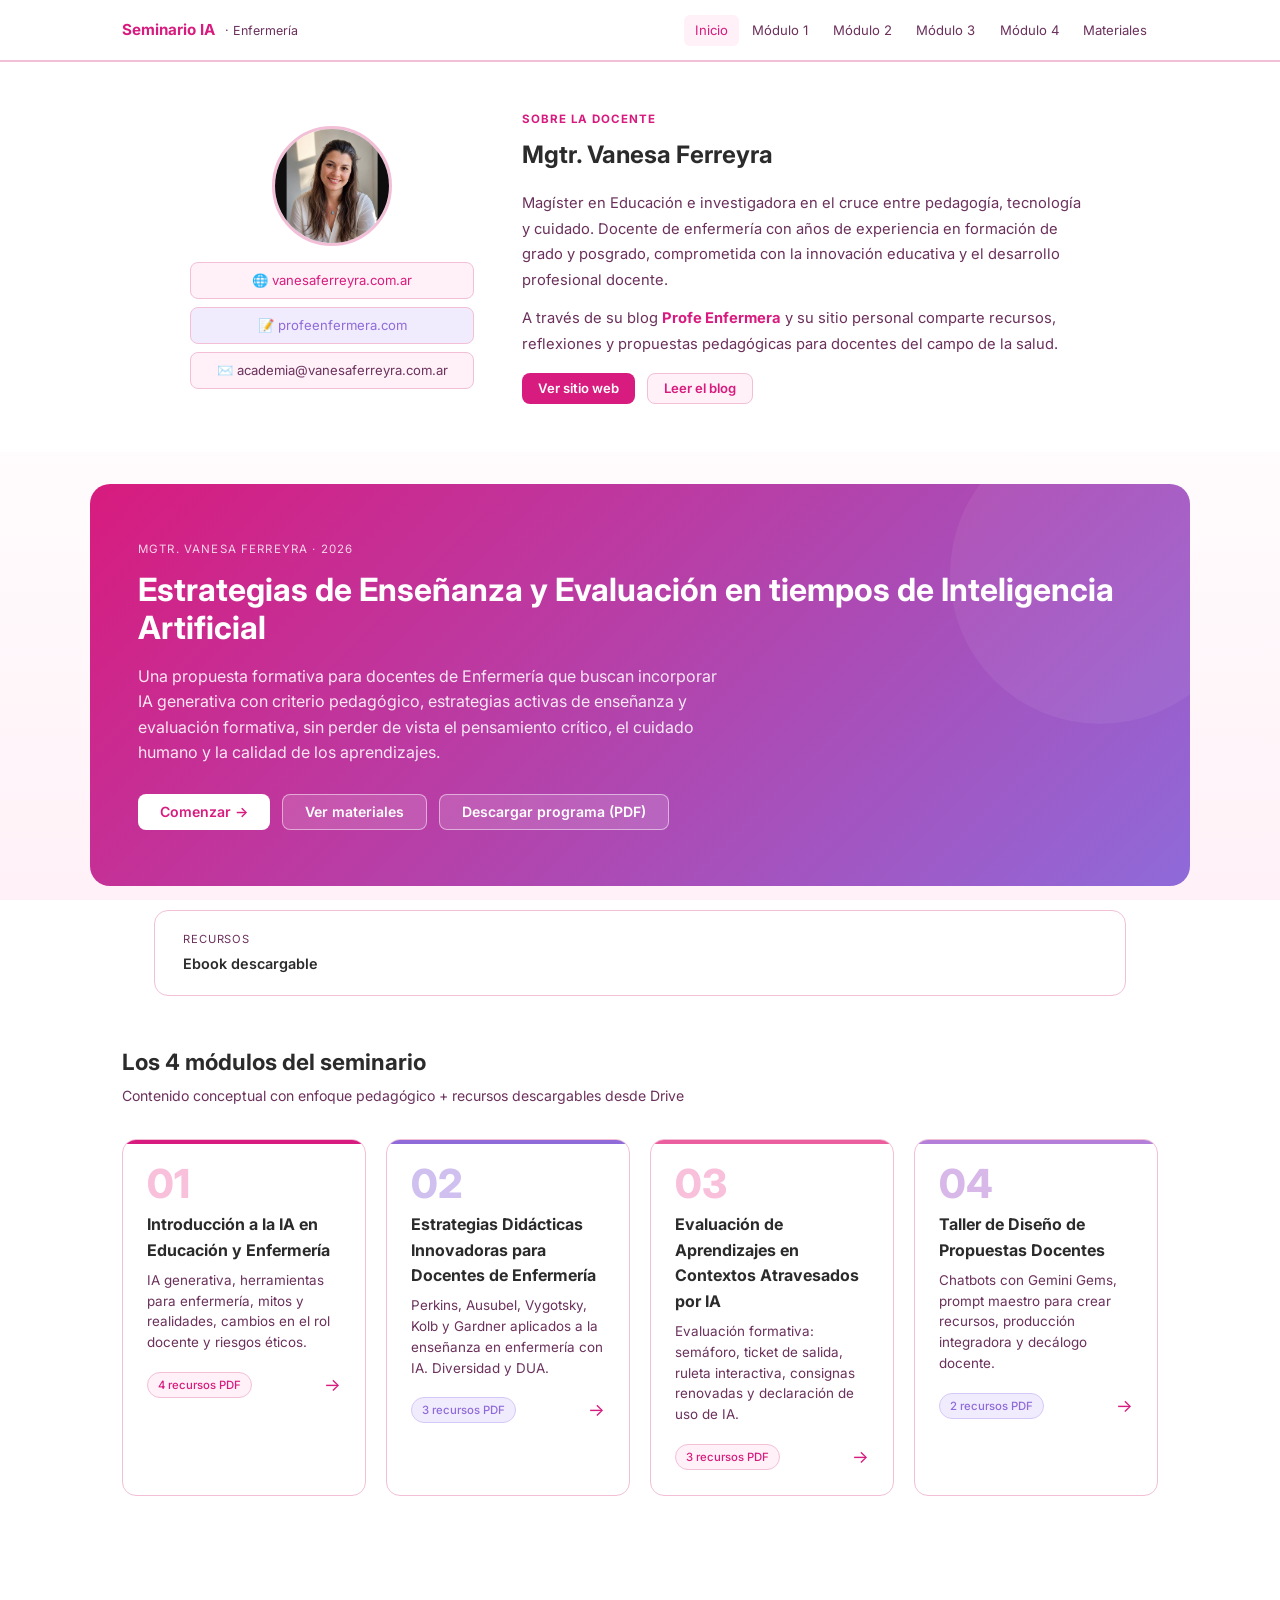
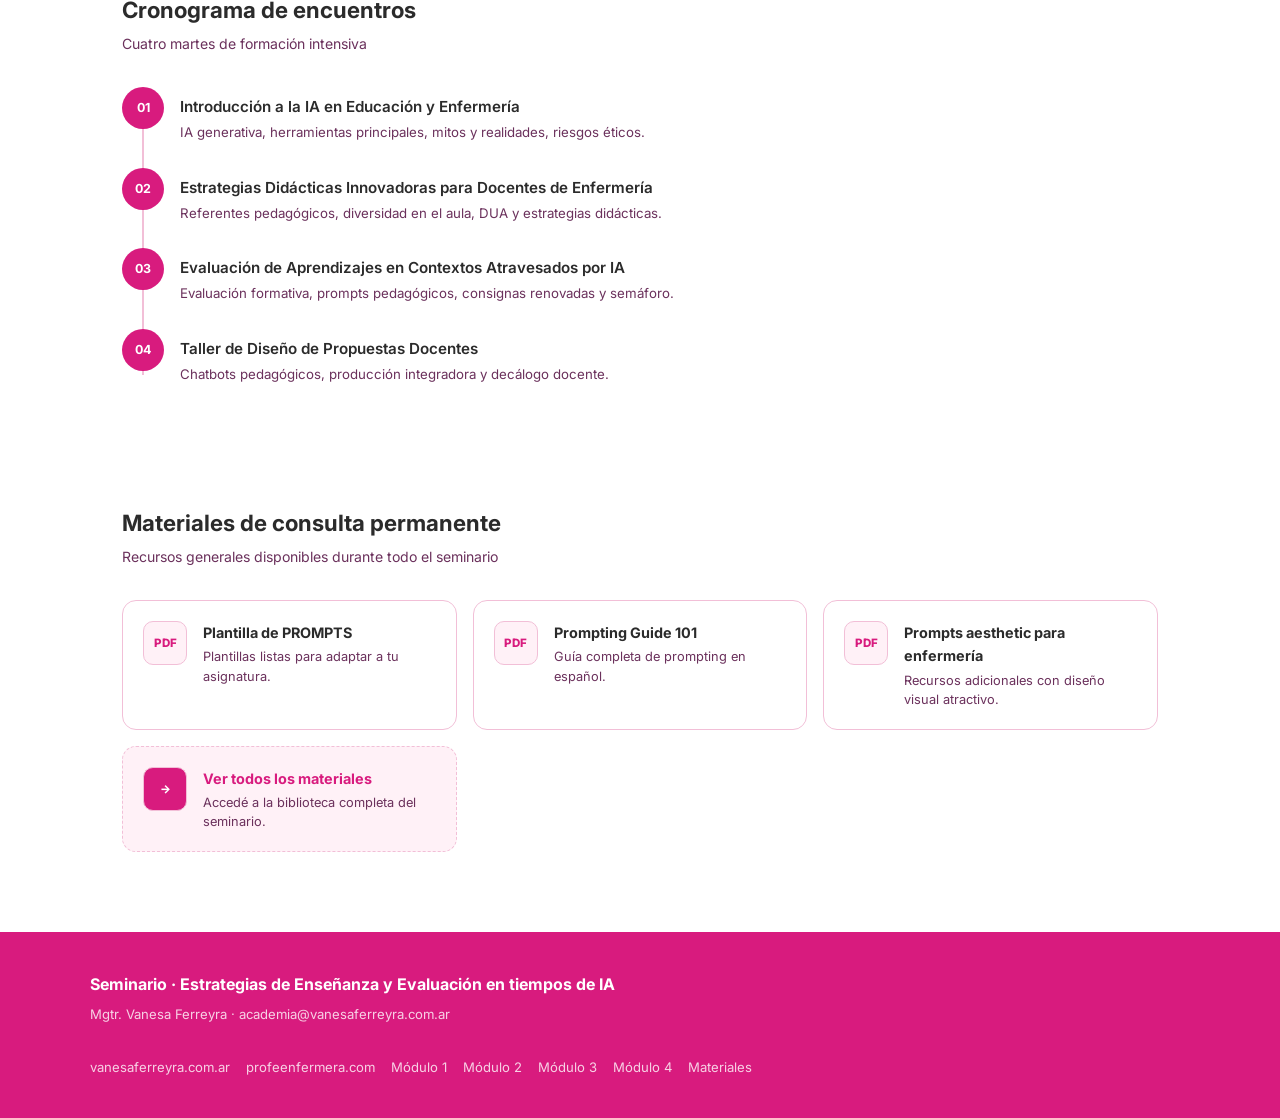
<file: index.html>
<!DOCTYPE html>
<html lang="es">
<head>
  <meta charset="UTF-8">
  <meta name="viewport" content="width=device-width, initial-scale=1.0">
  <title>Seminario IA · Estrategias de Enseñanza y Evaluación</title>
  <link rel="preconnect" href="https://fonts.googleapis.com">
  <link href="https://fonts.googleapis.com/css2?family=Inter:wght@400;500;600;700;800&display=swap" rel="stylesheet">
  <link rel="stylesheet" href="assets/css/styles.css">
</head>
<body>

<header class="site-header">
  <div class="nav-inner">
    <a href="index.html" class="brand">Seminario IA <span>· Enfermería</span></a>
    <nav class="main-nav" id="mainNav">
      <a href="index.html" class="active">Inicio</a>
      <a href="modulo-1.html">Módulo 1</a>
      <a href="modulo-2.html">Módulo 2</a>
      <a href="modulo-3.html">Módulo 3</a>
      <a href="modulo-4.html">Módulo 4</a>
      <a href="materiales.html">Materiales</a>
    </nav>
    <button class="menu-btn" onclick="document.getElementById('mainNav').classList.toggle('open')" aria-label="Menú">☰</button>
  </div>
</header>

<main>

    <section style="background: var(--surface); border-top: 1px solid var(--border); padding: 3rem 0;">
  <div class="container">
    <div style="display:grid; grid-template-columns:1fr 2fr; gap:3rem; align-items:center; max-width:900px; margin:0 auto;">
      <div style="text-align:center;">
                  <a href="quien-soy.html" style="display:block; width:120px; height:120px; margin:0 auto 1rem;"><img src="assets/img/vanesa.jpg" alt="Mgtr. Vanesa Ferreyra" style="width:120px; height:120px; border-radius:50%; object-fit:cover; object-position:top; border:3px solid var(--border);"></a>
        <div style="display:flex; flex-direction:column; gap:8px; margin-top:1rem;">
          <a href="https://www.vanesaferreyra.com.ar" target="_blank" rel="noopener" style="display:flex; align-items:center; justify-content:center; gap:6px; font-size:0.82rem; color:var(--primary); text-decoration:none; padding:7px 12px; border:1px solid var(--border); border-radius:8px; background:var(--surface-soft); transition:all 0.2s;" onmouseover="this.style.borderColor='var(--primary)'" onmouseout="this.style.borderColor='var(--border)'">🌐 vanesaferreyra.com.ar</a>
          <a href="https://www.profeenfermera.com" target="_blank" rel="noopener" style="display:flex; align-items:center; justify-content:center; gap:6px; font-size:0.82rem; color:var(--accent); text-decoration:none; padding:7px 12px; border:1px solid var(--border); border-radius:8px; background:#f0ecfd; transition:all 0.2s;" onmouseover="this.style.borderColor='var(--accent)'" onmouseout="this.style.borderColor='var(--border)'">📝 profeenfermera.com</a>
          <a href="mailto:academia@vanesaferreyra.com.ar" style="display:flex; align-items:center; justify-content:center; gap:6px; font-size:0.82rem; color:var(--muted); text-decoration:none; padding:7px 12px; border:1px solid var(--border); border-radius:8px; background:var(--surface-soft); transition:all 0.2s;" onmouseover="this.style.borderColor='var(--primary)'" onmouseout="this.style.borderColor='var(--border)'">✉️ academia@vanesaferreyra.com.ar</a>
        </div>
      </div>
      <div>
        <p style="font-size:0.72rem; color:var(--primary); font-weight:700; text-transform:uppercase; letter-spacing:0.08em; margin-bottom:0.5rem;">Sobre la docente</p>
        <h2 style="font-size:1.5rem; font-weight:700; margin-bottom:1rem;">Mgtr. Vanesa Ferreyra</h2>
        <p style="font-size:0.92rem; color:var(--muted); line-height:1.75; margin-bottom:0.75rem;">Magíster en Educación e investigadora en el cruce entre pedagogía, tecnología y cuidado. Docente de enfermería con años de experiencia en formación de grado y posgrado, comprometida con la innovación educativa y el desarrollo profesional docente.</p>
        <p style="font-size:0.92rem; color:var(--muted); line-height:1.75; margin-bottom:1rem;">A través de su blog <strong style="color:var(--primary);">Profe Enfermera</strong> y su sitio personal comparte recursos, reflexiones y propuestas pedagógicas para docentes del campo de la salud.</p>
        <div style="display:flex; gap:0.75rem; flex-wrap:wrap;">
          <a href="https://www.vanesaferreyra.com.ar" target="_blank" rel="noopener" class="btn btn-primary" style="font-size:0.82rem; padding:8px 16px;">Ver sitio web</a>
          <a href="https://www.profeenfermera.com" target="_blank" rel="noopener" class="btn btn-soft" style="font-size:0.82rem; padding:8px 16px;">Leer el blog</a>
        </div>
      </div>
    </div>
  </div>
</section>

  <div class="hero" style="max-width:1100px; margin-left:auto; margin-right:auto; margin-top:2rem; margin-bottom:0;">
    <p class="eyebrow">Mgtr. Vanesa Ferreyra · 2026</p>
    <h1>Estrategias de Enseñanza y Evaluación en tiempos de Inteligencia Artificial</h1>
    <p class="lead">Una propuesta formativa para docentes de Enfermería que buscan incorporar IA generativa con criterio pedagógico, estrategias activas de enseñanza y evaluación formativa, sin perder de vista el pensamiento crítico, el cuidado humano y la calidad de los aprendizajes.</p>
    <div class="hero-actions">
      <a href="modulo-1.html" class="btn btn-white">Comenzar →</a>
      <a href="materiales.html" class="btn btn-outline-white">Ver materiales</a>
      <a href="https://drive.google.com/uc?export=download&id=1yLkSgwpTVBqJWUlCCqFIx0dZ1eaZfevO" target="_blank" rel="noopener" class="btn btn-outline-white">Descargar programa (PDF)</a>
    </div>
  </div>

  <div class="container">
    <div class="info-strip" style="margin-top:1.5rem;">
      <div class="info-item">
                <span class="info-label">Recursos</span>
                <span class="info-value">Ebook descargable</span>
      </div>
      </div>

    <section>
      <div class="section-header">
        <h2>Los 4 módulos del seminario</h2>
        <p>Contenido conceptual con enfoque pedagógico + recursos descargables desde Drive</p>
      </div>
      <div class="modules-grid">
        <a href="modulo-1.html" class="module-card m1">
          <div class="card-num">01</div>
          <h3>Introducción a la IA en Educación y Enfermería</h3>
          <p>IA generativa, herramientas para enfermería, mitos y realidades, cambios en el rol docente y riesgos éticos.</p>
          <div class="card-footer">
            <span class="badge">4 recursos PDF</span>
            <span class="arrow">→</span>
          </div>
        </a>
        <a href="modulo-2.html" class="module-card m2">
          <div class="card-num">02</div>
          <h3>Estrategias Didácticas Innovadoras para Docentes de Enfermería</h3>
          <p>Perkins, Ausubel, Vygotsky, Kolb y Gardner aplicados a la enseñanza en enfermería con IA. Diversidad y DUA.</p>
          <div class="card-footer">
            <span class="badge violet">3 recursos PDF</span>
            <span class="arrow">→</span>
          </div>
        </a>
        <a href="modulo-3.html" class="module-card m3">
          <div class="card-num">03</div>
          <h3>Evaluación de Aprendizajes en Contextos Atravesados por IA</h3>
          <p>Evaluación formativa: semáforo, ticket de salida, ruleta interactiva, consignas renovadas y declaración de uso de IA.</p>
          <div class="card-footer">
            <span class="badge">3 recursos PDF</span>
            <span class="arrow">→</span>
          </div>
        </a>
        <a href="modulo-4.html" class="module-card m4">
          <div class="card-num">04</div>
          <h3>Taller de Diseño de Propuestas Docentes</h3>
          <p>Chatbots con Gemini Gems, prompt maestro para crear recursos, producción integradora y decálogo docente.</p>
          <div class="card-footer">
            <span class="badge violet">2 recursos PDF</span>
            <span class="arrow">→</span>
          </div>
        </a>
      </div>
    </section>

    <section>
      <div class="section-header">
        <h2>Cronograma de encuentros</h2>
        <p>Cuatro martes de formación intensiva</p>
      </div>
      <ul class="crono-list">
        <li class="crono-item">
          <div class="crono-dot">01</div>
          <div class="crono-body">
<div class="crono-titulo">Introducción a la IA en Educación y Enfermería</div>
            <div class="crono-desc">IA generativa, herramientas principales, mitos y realidades, riesgos éticos.</div>
          </div>
        </li>
        <li class="crono-item">
          <div class="crono-dot">02</div>
          <div class="crono-body">
<div class="crono-titulo">Estrategias Didácticas Innovadoras para Docentes de Enfermería</div>
            <div class="crono-desc">Referentes pedagógicos, diversidad en el aula, DUA y estrategias didácticas.</div>
          </div>
        </li>
        <li class="crono-item">
          <div class="crono-dot">03</div>
          <div class="crono-body">
<div class="crono-titulo">Evaluación de Aprendizajes en Contextos Atravesados por IA</div>
            <div class="crono-desc">Evaluación formativa, prompts pedagógicos, consignas renovadas y semáforo.</div>
          </div>
        </li>
        <li class="crono-item">
          <div class="crono-dot">04</div>
          <div class="crono-body">
<div class="crono-titulo">Taller de Diseño de Propuestas Docentes</div>
            <div class="crono-desc">Chatbots pedagógicos, producción integradora y decálogo docente.</div>
          </div>
        </li>
      </ul>
    </section>

    <section>
      <div class="section-header">
        <h2>Materiales de consulta permanente</h2>
        <p>Recursos generales disponibles durante todo el seminario</p>
      </div>
      <div class="mat-grid">
        <a href="https://drive.google.com/file/d/1xxf7FbeFFylWD41RnSIHN97Y6MqNfSrp/view?usp=sharing" target="_blank" rel="noopener" class="mat-card">
          <div class="mat-card-icon">PDF</div>
          <div>
            <div class="mat-card-title">Plantilla de PROMPTS</div>
            <div class="mat-card-desc">Plantillas listas para adaptar a tu asignatura.</div>
          </div>
        </a>
        <a href="https://drive.google.com/file/d/1szyNIgpSLmJM1_2e3MrMaSGgRlUHOUMF/view?usp=sharing" target="_blank" rel="noopener" class="mat-card">
          <div class="mat-card-icon">PDF</div>
          <div>
            <div class="mat-card-title">Prompting Guide 101</div>
            <div class="mat-card-desc">Guía completa de prompting en español.</div>
          </div>
        </a>
        <a href="https://drive.google.com/file/d/1QCzklN49kQYVPf1cTqtvOMLI3TJ10Muz/view?usp=sharing" target="_blank" rel="noopener" class="mat-card">
          <div class="mat-card-icon">PDF</div>
          <div>
            <div class="mat-card-title">Prompts aesthetic para enfermería</div>
            <div class="mat-card-desc">Recursos adicionales con diseño visual atractivo.</div>
          </div>
        </a>
        <a href="materiales.html" class="mat-card" style="border-style: dashed; background: var(--surface-soft);">
          <div class="mat-card-icon" style="background:var(--primary); color:white;">→</div>
          <div>
            <div class="mat-card-title" style="color: var(--primary);">Ver todos los materiales</div>
            <div class="mat-card-desc">Accedé a la biblioteca completa del seminario.</div>
          </div>
        </a>
      </div>
    </section>
  </div>
</main>




<footer class="site-footer">
  <div class="footer-inner">
    <div>
      <div class="footer-brand">Seminario · Estrategias de Enseñanza y Evaluación en tiempos de IA</div>
      <div class="footer-sub">Mgtr. Vanesa Ferreyra · academia@vanesaferreyra.com.ar</div>
    </div>
    <div class="footer-links">
      <a href="https://www.vanesaferreyra.com.ar" target="_blank" rel="noopener">vanesaferreyra.com.ar</a>
      <a href="https://www.profeenfermera.com" target="_blank" rel="noopener">profeenfermera.com</a>
      <a href="modulo-1.html">Módulo 1</a>
      <a href="modulo-2.html">Módulo 2</a>
      <a href="modulo-3.html">Módulo 3</a>
      <a href="modulo-4.html">Módulo 4</a>
      <a href="materiales.html">Materiales</a>
    </div>
  </div>
</footer>

</body>
</html>
</file>
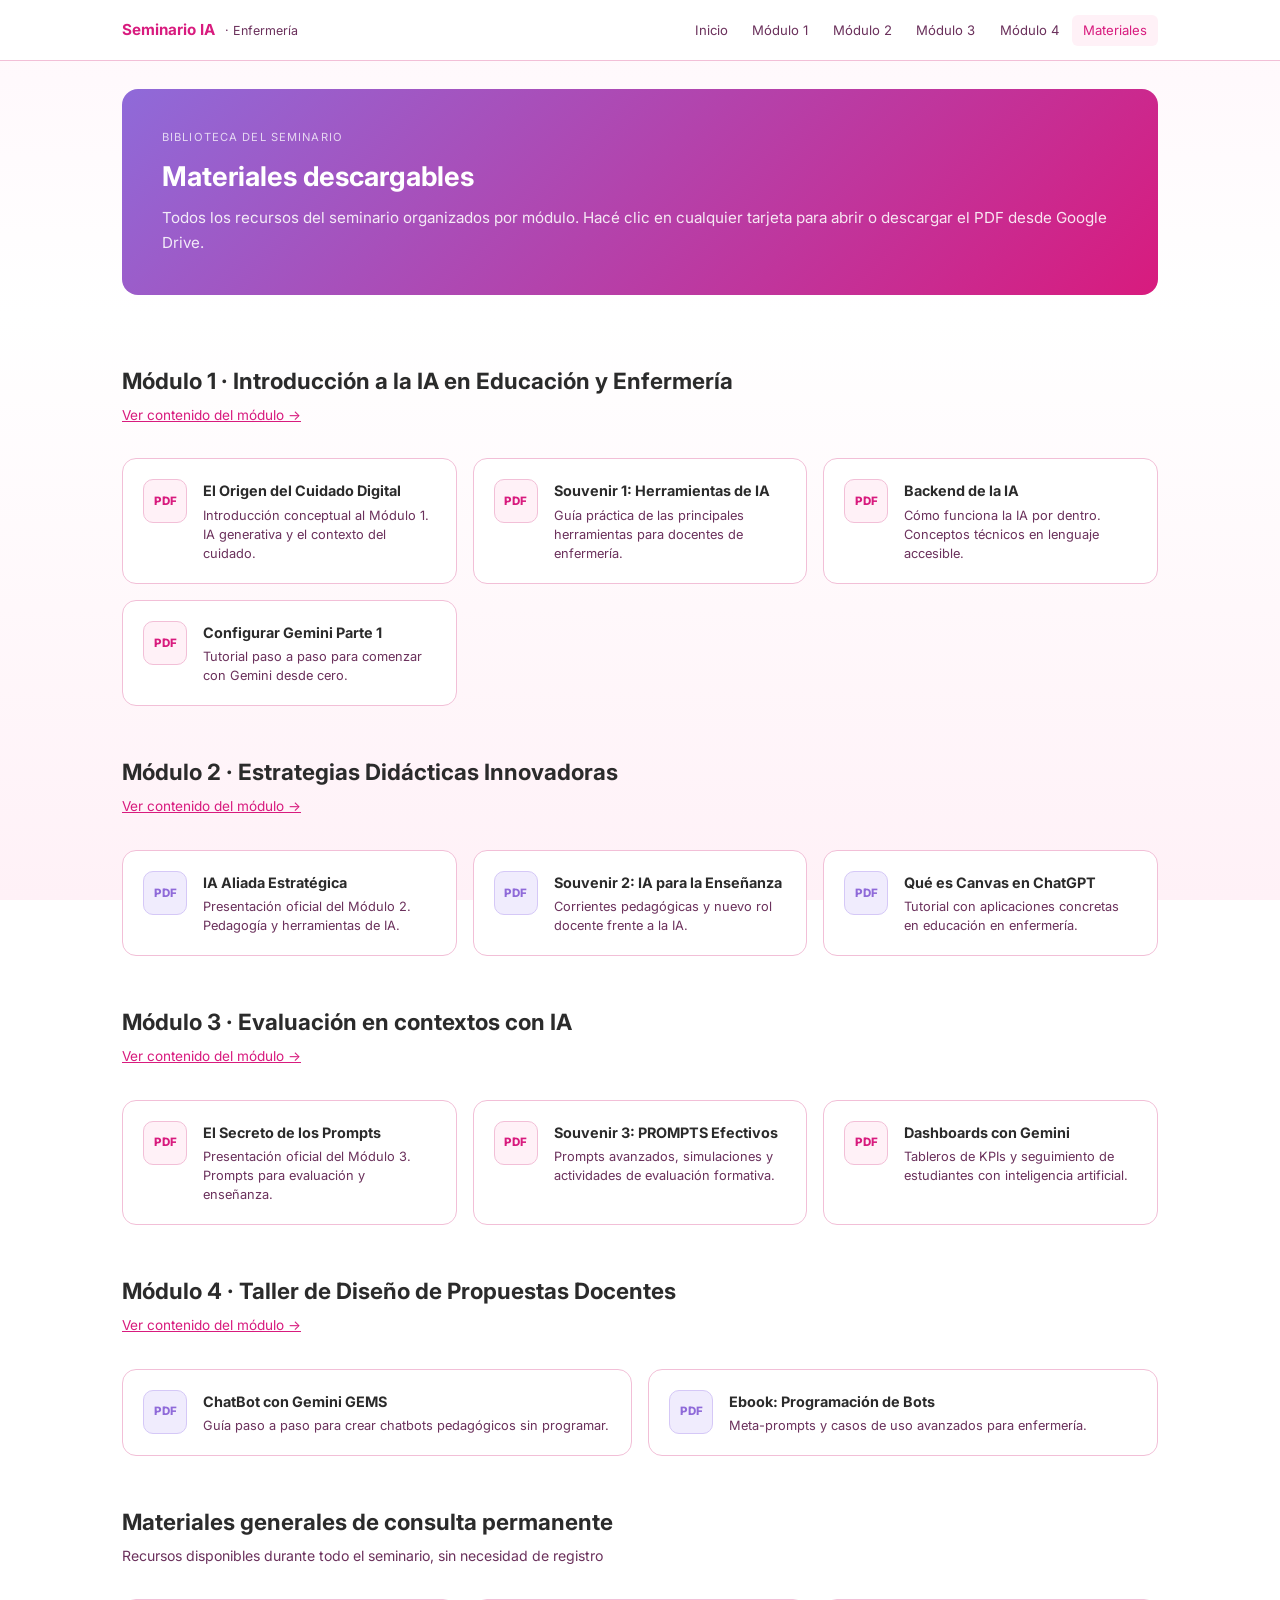
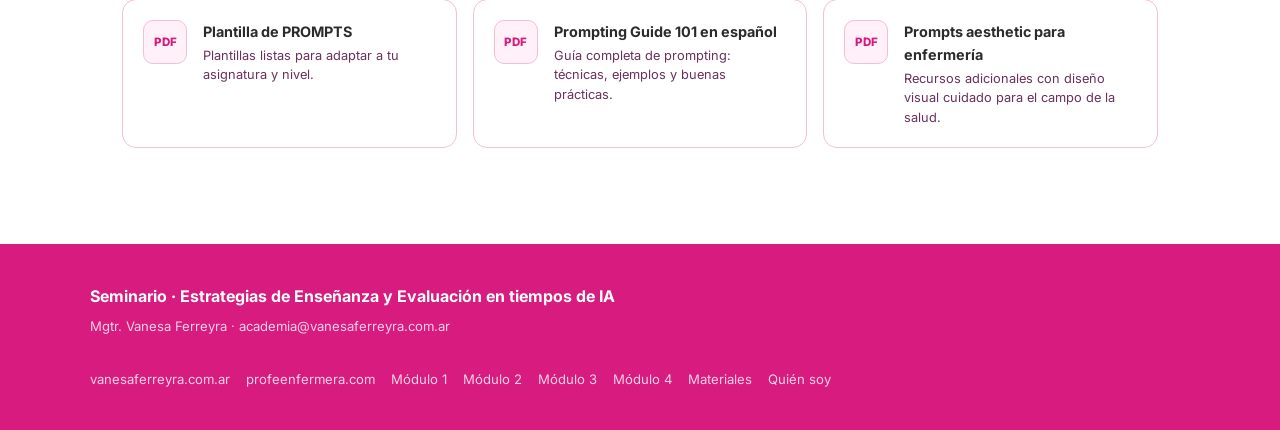
<file: materiales.html>
<!DOCTYPE html>
<html lang="es">
<head>
  <meta charset="UTF-8">
  <meta name="viewport" content="width=device-width, initial-scale=1.0">
  <title>Materiales — Seminario IA</title>
  <link rel="preconnect" href="https://fonts.googleapis.com">
  <link href="https://fonts.googleapis.com/css2?family=Inter:wght@400;500;600;700;800&display=swap" rel="stylesheet">
  <link rel="stylesheet" href="assets/css/styles.css">
</head>
<body>

<header class="site-header">
  <div class="nav-inner">
    <a href="index.html" class="brand">Seminario IA <span>· Enfermería</span></a>
    <nav class="main-nav" id="mainNav">
      <a href="index.html">Inicio</a>
      <a href="modulo-1.html">Módulo 1</a>
      <a href="modulo-2.html">Módulo 2</a>
      <a href="modulo-3.html">Módulo 3</a>
      <a href="modulo-4.html">Módulo 4</a>
      <a href="materiales.html" class="active">Materiales</a>
    </nav>
    <button class="menu-btn" onclick="document.getElementById('mainNav').classList.toggle('open')" aria-label="Menú">☰</button>
  </div>
</header>

<main class="container">

  <div class="page-hero" style="background: linear-gradient(135deg, #8f6ad9 0%, #d81b7e 100%);">
    <div class="mod-label">Biblioteca del seminario</div>
    <h1>Materiales descargables</h1>
    <p>Todos los recursos del seminario organizados por módulo. Hacé clic en cualquier tarjeta para abrir o descargar el PDF desde Google Drive.</p>
  </div>

  <div style="padding: 2.5rem 0 4rem;">

    <div class="section-header">
      <h2>Módulo 1 · Introducción a la IA en Educación y Enfermería</h2>
      <p><a href="modulo-1.html" style="color:var(--primary); font-size:0.85rem;">Ver contenido del módulo →</a></p>
    </div>
    <div class="mat-grid" style="margin-bottom:3rem;">
      <a href="https://drive.google.com/file/d/1WeifO_mPSLLLvtOfzS5JuiWYPq7wE3Rz/view?usp=sharing" target="_blank" rel="noopener" class="mat-card">
        <div class="mat-card-icon" style="background:#fff1f7; border-color:var(--border);">PDF</div>
        <div>
          <div class="mat-card-title">El Origen del Cuidado Digital</div>
          <div class="mat-card-desc">Introducción conceptual al Módulo 1. IA generativa y el contexto del cuidado.</div>
        </div>
      </a>
      <a href="https://drive.google.com/file/d/1q8cs7Amvz-LEgX_uGEB6ZqUgKmvb4nEU/view?usp=sharing" target="_blank" rel="noopener" class="mat-card">
        <div class="mat-card-icon" style="background:#fff1f7; border-color:var(--border);">PDF</div>
        <div>
          <div class="mat-card-title">Souvenir 1: Herramientas de IA</div>
          <div class="mat-card-desc">Guía práctica de las principales herramientas para docentes de enfermería.</div>
        </div>
      </a>
      <a href="https://drive.google.com/file/d/1Jzq9USVrwwigt7nWNjYxeyJUglAuuZ2C/view?usp=sharing" target="_blank" rel="noopener" class="mat-card">
        <div class="mat-card-icon" style="background:#fff1f7; border-color:var(--border);">PDF</div>
        <div>
          <div class="mat-card-title">Backend de la IA</div>
          <div class="mat-card-desc">Cómo funciona la IA por dentro. Conceptos técnicos en lenguaje accesible.</div>
        </div>
      </a>
      <a href="https://drive.google.com/file/d/1c8k2SWFLm0__2fWFUoSHYJ79--EC4sGW/view?usp=sharing" target="_blank" rel="noopener" class="mat-card">
        <div class="mat-card-icon" style="background:#fff1f7; border-color:var(--border);">PDF</div>
        <div>
          <div class="mat-card-title">Configurar Gemini Parte 1</div>
          <div class="mat-card-desc">Tutorial paso a paso para comenzar con Gemini desde cero.</div>
        </div>
      </a>
    </div>

    <div class="section-header">
      <h2>Módulo 2 · Estrategias Didácticas Innovadoras</h2>
      <p><a href="modulo-2.html" style="color:var(--primary); font-size:0.85rem;">Ver contenido del módulo →</a></p>
    </div>
    <div class="mat-grid" style="margin-bottom:3rem;">
      <a href="https://drive.google.com/file/d/1H-ToP2p4hBx6-HmpQeeK-oCxKaiWHwe1/view?usp=sharing" target="_blank" rel="noopener" class="mat-card">
        <div class="mat-card-icon" style="background:#f0ecfd; border-color:#d5c8f7; color:var(--accent);">PDF</div>
        <div>
          <div class="mat-card-title">IA Aliada Estratégica</div>
          <div class="mat-card-desc">Presentación oficial del Módulo 2. Pedagogía y herramientas de IA.</div>
        </div>
      </a>
      <a href="https://drive.google.com/file/d/1AqxXxwRTC8ISaulSa1lZPoGDmh-hfKYH/view?usp=sharing" target="_blank" rel="noopener" class="mat-card">
        <div class="mat-card-icon" style="background:#f0ecfd; border-color:#d5c8f7; color:var(--accent);">PDF</div>
        <div>
          <div class="mat-card-title">Souvenir 2: IA para la Enseñanza</div>
          <div class="mat-card-desc">Corrientes pedagógicas y nuevo rol docente frente a la IA.</div>
        </div>
      </a>
      <a href="https://drive.google.com/file/d/1PZ-fGxxr08pw9IuVfx1vYdiqG3A-HcYf/view?usp=sharing" target="_blank" rel="noopener" class="mat-card">
        <div class="mat-card-icon" style="background:#f0ecfd; border-color:#d5c8f7; color:var(--accent);">PDF</div>
        <div>
          <div class="mat-card-title">Qué es Canvas en ChatGPT</div>
          <div class="mat-card-desc">Tutorial con aplicaciones concretas en educación en enfermería.</div>
        </div>
      </a>
    </div>

    <div class="section-header">
      <h2>Módulo 3 · Evaluación en contextos con IA</h2>
      <p><a href="modulo-3.html" style="color:var(--primary); font-size:0.85rem;">Ver contenido del módulo →</a></p>
    </div>
    <div class="mat-grid" style="margin-bottom:3rem;">
      <a href="https://drive.google.com/file/d/1HiPiBmAZFroSx8n2LGERlZzxEj-hfmzy/view?usp=sharing" target="_blank" rel="noopener" class="mat-card">
        <div class="mat-card-icon" style="background:#fff1f7; border-color:var(--border);">PDF</div>
        <div>
          <div class="mat-card-title">El Secreto de los Prompts</div>
          <div class="mat-card-desc">Presentación oficial del Módulo 3. Prompts para evaluación y enseñanza.</div>
        </div>
      </a>
      <a href="https://drive.google.com/file/d/1zeVdxFRVSJPSZWFslhbECqueB-1iChXH/view?usp=sharing" target="_blank" rel="noopener" class="mat-card">
        <div class="mat-card-icon" style="background:#fff1f7; border-color:var(--border);">PDF</div>
        <div>
          <div class="mat-card-title">Souvenir 3: PROMPTS Efectivos</div>
          <div class="mat-card-desc">Prompts avanzados, simulaciones y actividades de evaluación formativa.</div>
        </div>
      </a>
      <a href="https://drive.google.com/file/d/1mPOVpbv5sHBfhpv0UGeBsbRoxw0l44nf/view?usp=sharing" target="_blank" rel="noopener" class="mat-card">
        <div class="mat-card-icon" style="background:#fff1f7; border-color:var(--border);">PDF</div>
        <div>
          <div class="mat-card-title">Dashboards con Gemini</div>
          <div class="mat-card-desc">Tableros de KPIs y seguimiento de estudiantes con inteligencia artificial.</div>
        </div>
      </a>
    </div>

    <div class="section-header">
      <h2>Módulo 4 · Taller de Diseño de Propuestas Docentes</h2>
      <p><a href="modulo-4.html" style="color:var(--primary); font-size:0.85rem;">Ver contenido del módulo →</a></p>
    </div>
    <div class="mat-grid" style="margin-bottom:3rem;">
      <a href="https://drive.google.com/file/d/1R792PMhC7Dzg7XMsGCYTa56LCuTFESo0/view?usp=sharing" target="_blank" rel="noopener" class="mat-card">
        <div class="mat-card-icon" style="background:#f0ecfd; border-color:#d5c8f7; color:var(--accent);">PDF</div>
        <div>
          <div class="mat-card-title">ChatBot con Gemini GEMS</div>
          <div class="mat-card-desc">Guía paso a paso para crear chatbots pedagógicos sin programar.</div>
        </div>
      </a>
      <a href="https://drive.google.com/file/d/1wSpnngN4U_wvgIVIJDnak2i0L7nc7zaf/view?usp=sharing" target="_blank" rel="noopener" class="mat-card">
        <div class="mat-card-icon" style="background:#f0ecfd; border-color:#d5c8f7; color:var(--accent);">PDF</div>
        <div>
          <div class="mat-card-title">Ebook: Programación de Bots</div>
          <div class="mat-card-desc">Meta-prompts y casos de uso avanzados para enfermería.</div>
        </div>
      </a>
    </div>

    <div class="section-header">
      <h2>Materiales generales de consulta permanente</h2>
      <p>Recursos disponibles durante todo el seminario, sin necesidad de registro</p>
    </div>
    <div class="mat-grid">
      <a href="https://drive.google.com/file/d/1xxf7FbeFFylWD41RnSIHN97Y6MqNfSrp/view?usp=sharing" target="_blank" rel="noopener" class="mat-card">
        <div class="mat-card-icon">PDF</div>
        <div>
          <div class="mat-card-title">Plantilla de PROMPTS</div>
          <div class="mat-card-desc">Plantillas listas para adaptar a tu asignatura y nivel.</div>
        </div>
      </a>
      <a href="https://drive.google.com/file/d/1szyNIgpSLmJM1_2e3MrMaSGgRlUHOUMF/view?usp=sharing" target="_blank" rel="noopener" class="mat-card">
        <div class="mat-card-icon">PDF</div>
        <div>
          <div class="mat-card-title">Prompting Guide 101 en español</div>
          <div class="mat-card-desc">Guía completa de prompting: técnicas, ejemplos y buenas prácticas.</div>
        </div>
      </a>
      <a href="https://drive.google.com/file/d/1QCzklN49kQYVPf1cTqtvOMLI3TJ10Muz/view?usp=sharing" target="_blank" rel="noopener" class="mat-card">
        <div class="mat-card-icon">PDF</div>
        <div>
          <div class="mat-card-title">Prompts aesthetic para enfermería</div>
          <div class="mat-card-desc">Recursos adicionales con diseño visual cuidado para el campo de la salud.</div>
        </div>
      </a>
    </div>

  </div>
</main>

<footer class="site-footer">
  <div class="footer-inner">
    <div>
      <div class="footer-brand">Seminario · Estrategias de Enseñanza y Evaluación en tiempos de IA</div>
      <div class="footer-sub">Mgtr. Vanesa Ferreyra · academia@vanesaferreyra.com.ar</div>
    </div>
    <div class="footer-links">
      <a href="https://www.vanesaferreyra.com.ar" target="_blank" rel="noopener">vanesaferreyra.com.ar</a>
      <a href="https://www.profeenfermera.com" target="_blank" rel="noopener">profeenfermera.com</a>
      <a href="modulo-1.html">Módulo 1</a>
      <a href="modulo-2.html">Módulo 2</a>
      <a href="modulo-3.html">Módulo 3</a>
      <a href="modulo-4.html">Módulo 4</a>
      <a href="materiales.html">Materiales</a>
      <a href="quien-soy.html">Quién soy</a>
    </div>
  </div>
</footer>

</body>
</html>
</file>
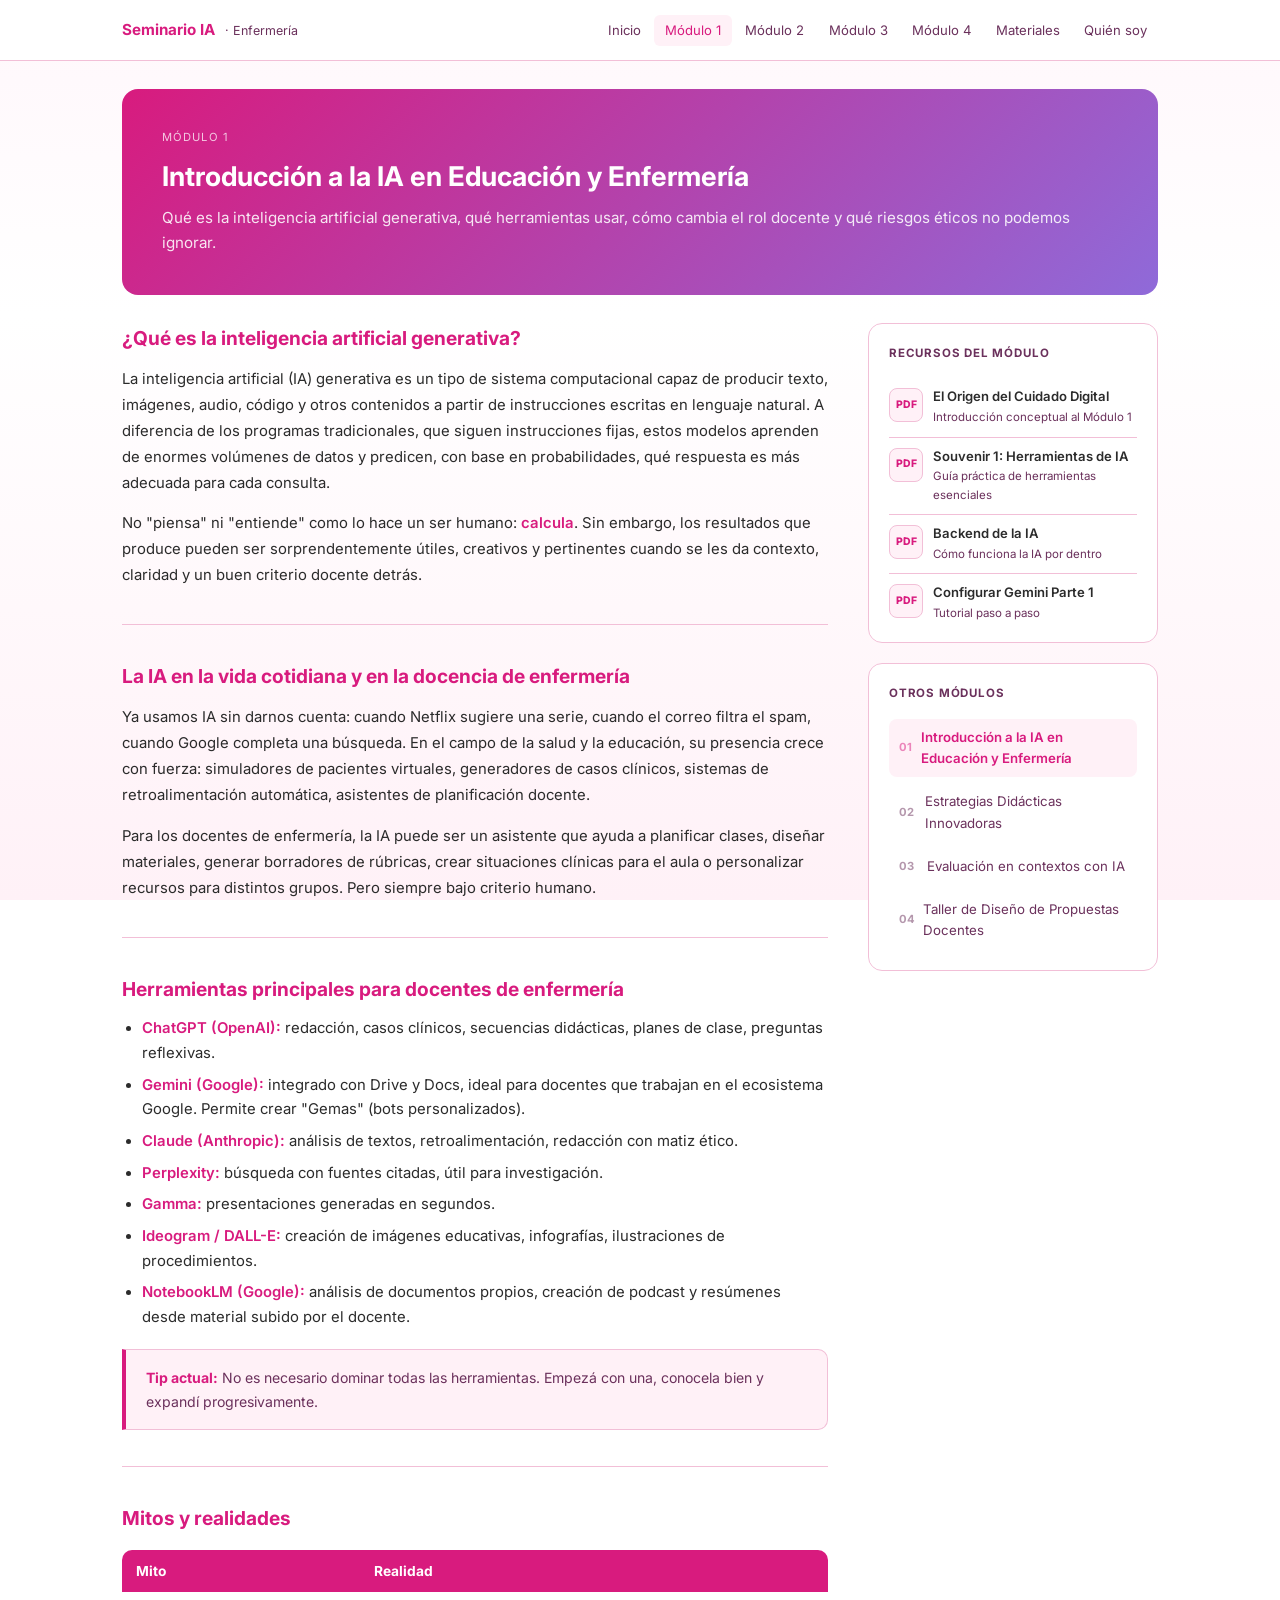
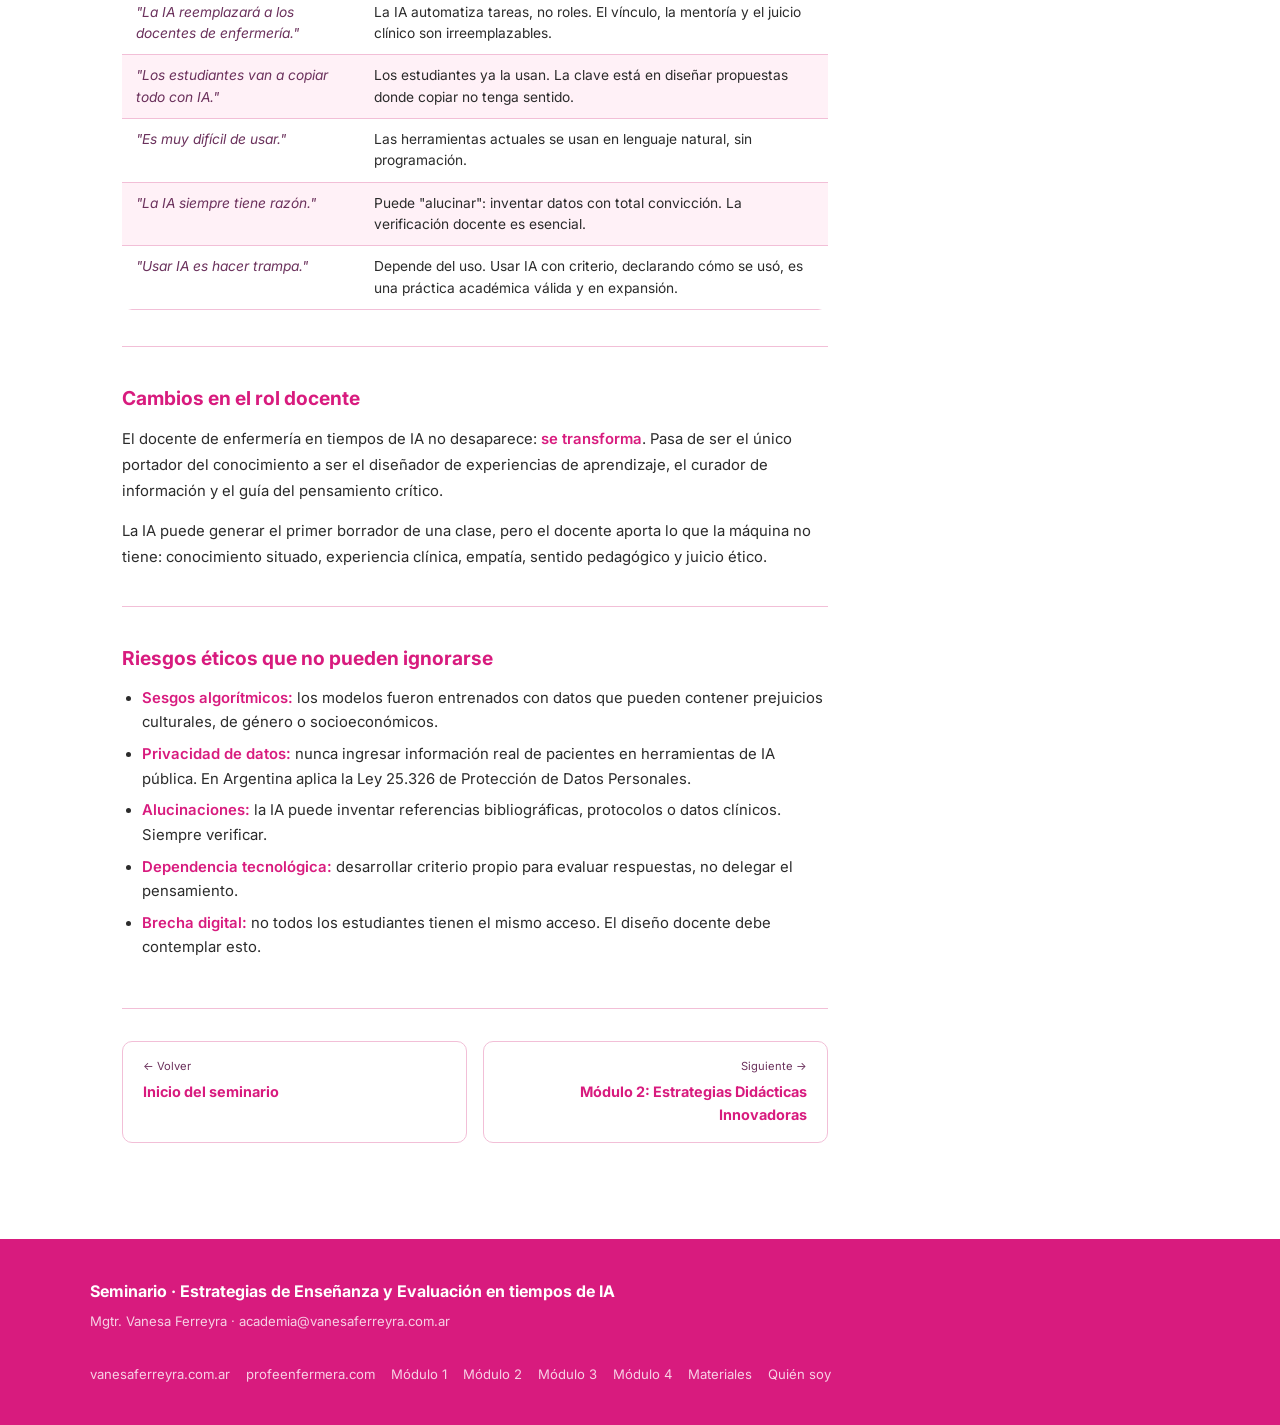
<file: modulo-1.html>
<!DOCTYPE html>
<html lang="es">
<head>
  <meta charset="UTF-8">
  <meta name="viewport" content="width=device-width, initial-scale=1.0">
  <title>Módulo 1 · Introducción a la IA en Educación y Enfermería — Seminario IA</title>
  <link rel="preconnect" href="https://fonts.googleapis.com">
  <link href="https://fonts.googleapis.com/css2?family=Inter:wght@400;500;600;700;800&display=swap" rel="stylesheet">
  <link rel="stylesheet" href="assets/css/styles.css">
</head>
<body>

<header class="site-header">
  <div class="nav-inner">
    <a href="index.html" class="brand">Seminario IA <span>· Enfermería</span></a>
    <nav class="main-nav" id="mainNav">
      <a href="index.html">Inicio</a>
      <a href="modulo-1.html" class="active">Módulo 1</a>
      <a href="modulo-2.html">Módulo 2</a>
      <a href="modulo-3.html">Módulo 3</a>
      <a href="modulo-4.html">Módulo 4</a>
      <a href="materiales.html">Materiales</a>
      <a href="quien-soy.html">Quién soy</a>
    </nav>
    <button class="menu-btn" onclick="document.getElementById('mainNav').classList.toggle('open')" aria-label="Menú">☰</button>
  </div>
</header>

<main class="container">

  <div class="page-hero m1">
    <div class="mod-label">Módulo 1</div>
    <h1>Introducción a la IA en Educación y Enfermería</h1>
    <p>Qué es la inteligencia artificial generativa, qué herramientas usar, cómo cambia el rol docente y qué riesgos éticos no podemos ignorar.</p>
  </div>

  <div class="content-body">
    <article class="prose content-main">

      <h2>¿Qué es la inteligencia artificial generativa?</h2>
      <p>La inteligencia artificial (IA) generativa es un tipo de sistema computacional capaz de producir texto, imágenes, audio, código y otros contenidos a partir de instrucciones escritas en lenguaje natural. A diferencia de los programas tradicionales, que siguen instrucciones fijas, estos modelos aprenden de enormes volúmenes de datos y predicen, con base en probabilidades, qué respuesta es más adecuada para cada consulta.</p>
      <p>No "piensa" ni "entiende" como lo hace un ser humano: <strong>calcula</strong>. Sin embargo, los resultados que produce pueden ser sorprendentemente útiles, creativos y pertinentes cuando se les da contexto, claridad y un buen criterio docente detrás.</p>

      <h2>La IA en la vida cotidiana y en la docencia de enfermería</h2>
      <p>Ya usamos IA sin darnos cuenta: cuando Netflix sugiere una serie, cuando el correo filtra el spam, cuando Google completa una búsqueda. En el campo de la salud y la educación, su presencia crece con fuerza: simuladores de pacientes virtuales, generadores de casos clínicos, sistemas de retroalimentación automática, asistentes de planificación docente.</p>
      <p>Para los docentes de enfermería, la IA puede ser un asistente que ayuda a planificar clases, diseñar materiales, generar borradores de rúbricas, crear situaciones clínicas para el aula o personalizar recursos para distintos grupos. Pero siempre bajo criterio humano.</p>

      <h2>Herramientas principales para docentes de enfermería</h2>
      <ul>
        <li><strong>ChatGPT (OpenAI):</strong> redacción, casos clínicos, secuencias didácticas, planes de clase, preguntas reflexivas.</li>
        <li><strong>Gemini (Google):</strong> integrado con Drive y Docs, ideal para docentes que trabajan en el ecosistema Google. Permite crear "Gemas" (bots personalizados).</li>
        <li><strong>Claude (Anthropic):</strong> análisis de textos, retroalimentación, redacción con matiz ético.</li>
        <li><strong>Perplexity:</strong> búsqueda con fuentes citadas, útil para investigación.</li>
        <li><strong>Gamma:</strong> presentaciones generadas en segundos.</li>
        <li><strong>Ideogram / DALL-E:</strong> creación de imágenes educativas, infografías, ilustraciones de procedimientos.</li>
        <li><strong>NotebookLM (Google):</strong> análisis de documentos propios, creación de podcast y resúmenes desde material subido por el docente.</li>
      </ul>
      <div class="tip-box">
        <strong>Tip actual:</strong> No es necesario dominar todas las herramientas. Empezá con una, conocela bien y expandí progresivamente.
      </div>

      <h2>Mitos y realidades</h2>
      <table class="myth-table">
        <thead>
          <tr><th>Mito</th><th>Realidad</th></tr>
        </thead>
        <tbody>
          <tr><td>"La IA reemplazará a los docentes de enfermería."</td><td>La IA automatiza tareas, no roles. El vínculo, la mentoría y el juicio clínico son irreemplazables.</td></tr>
          <tr><td>"Los estudiantes van a copiar todo con IA."</td><td>Los estudiantes ya la usan. La clave está en diseñar propuestas donde copiar no tenga sentido.</td></tr>
          <tr><td>"Es muy difícil de usar."</td><td>Las herramientas actuales se usan en lenguaje natural, sin programación.</td></tr>
          <tr><td>"La IA siempre tiene razón."</td><td>Puede "alucinar": inventar datos con total convicción. La verificación docente es esencial.</td></tr>
          <tr><td>"Usar IA es hacer trampa."</td><td>Depende del uso. Usar IA con criterio, declarando cómo se usó, es una práctica académica válida y en expansión.</td></tr>
        </tbody>
      </table>

      <h2>Cambios en el rol docente</h2>
      <p>El docente de enfermería en tiempos de IA no desaparece: <strong>se transforma</strong>. Pasa de ser el único portador del conocimiento a ser el diseñador de experiencias de aprendizaje, el curador de información y el guía del pensamiento crítico.</p>
      <p>La IA puede generar el primer borrador de una clase, pero el docente aporta lo que la máquina no tiene: conocimiento situado, experiencia clínica, empatía, sentido pedagógico y juicio ético.</p>

      <h2>Riesgos éticos que no pueden ignorarse</h2>
      <ul>
        <li><strong>Sesgos algorítmicos:</strong> los modelos fueron entrenados con datos que pueden contener prejuicios culturales, de género o socioeconómicos.</li>
        <li><strong>Privacidad de datos:</strong> nunca ingresar información real de pacientes en herramientas de IA pública. En Argentina aplica la Ley 25.326 de Protección de Datos Personales.</li>
        <li><strong>Alucinaciones:</strong> la IA puede inventar referencias bibliográficas, protocolos o datos clínicos. Siempre verificar.</li>
        <li><strong>Dependencia tecnológica:</strong> desarrollar criterio propio para evaluar respuestas, no delegar el pensamiento.</li>
        <li><strong>Brecha digital:</strong> no todos los estudiantes tienen el mismo acceso. El diseño docente debe contemplar esto.</li>
      </ul>

      <div class="nav-prev-next">
        <a href="index.html">
          <div class="npn-label">← Volver</div>
          <div class="npn-title">Inicio del seminario</div>
        </a>
        <a href="modulo-2.html" class="next">
          <div class="npn-label">Siguiente →</div>
          <div class="npn-title">Módulo 2: Estrategias Didácticas Innovadoras</div>
        </a>
      </div>

    </article>

    <aside class="content-aside">
      <div class="aside-sticky">
        <div class="aside-card">
          <h4>Recursos del módulo</h4>
          <a href="https://drive.google.com/file/d/1WeifO_mPSLLLvtOfzS5JuiWYPq7wE3Rz/view?usp=sharing" target="_blank" rel="noopener" class="pdf-link">
            <div class="pdf-icon">PDF</div>
            <div class="pdf-info">
              <div class="pdf-title">El Origen del Cuidado Digital</div>
              <div class="pdf-sub">Introducción conceptual al Módulo 1</div>
            </div>
          </a>
          <a href="https://drive.google.com/file/d/1q8cs7Amvz-LEgX_uGEB6ZqUgKmvb4nEU/view?usp=sharing" target="_blank" rel="noopener" class="pdf-link">
            <div class="pdf-icon">PDF</div>
            <div class="pdf-info">
              <div class="pdf-title">Souvenir 1: Herramientas de IA</div>
              <div class="pdf-sub">Guía práctica de herramientas esenciales</div>
            </div>
          </a>
          <a href="https://drive.google.com/file/d/1Jzq9USVrwwigt7nWNjYxeyJUglAuuZ2C/view?usp=sharing" target="_blank" rel="noopener" class="pdf-link">
            <div class="pdf-icon">PDF</div>
            <div class="pdf-info">
              <div class="pdf-title">Backend de la IA</div>
              <div class="pdf-sub">Cómo funciona la IA por dentro</div>
            </div>
          </a>
          <a href="https://drive.google.com/file/d/1c8k2SWFLm0__2fWFUoSHYJ79--EC4sGW/view?usp=sharing" target="_blank" rel="noopener" class="pdf-link">
            <div class="pdf-icon">PDF</div>
            <div class="pdf-info">
              <div class="pdf-title">Configurar Gemini Parte 1</div>
              <div class="pdf-sub">Tutorial paso a paso</div>
            </div>
          </a>
        </div>

        <div class="aside-card">
          <h4>Otros módulos</h4>
          <nav class="nav-modulos">
            <a href="modulo-1.html" class="active"><span class="mod-num">01</span> Introducción a la IA en Educación y Enfermería</a>
            <a href="modulo-2.html"><span class="mod-num">02</span> Estrategias Didácticas Innovadoras</a>
            <a href="modulo-3.html"><span class="mod-num">03</span> Evaluación en contextos con IA</a>
            <a href="modulo-4.html"><span class="mod-num">04</span> Taller de Diseño de Propuestas Docentes</a>
          </nav>
        </div>
</div>
    </aside>
  </div>

</main>

<footer class="site-footer">
  <div class="footer-inner">
    <div>
      <div class="footer-brand">Seminario · Estrategias de Enseñanza y Evaluación en tiempos de IA</div>
      <div class="footer-sub">Mgtr. Vanesa Ferreyra · academia@vanesaferreyra.com.ar</div>
    </div>
    <div class="footer-links">
      <a href="https://www.vanesaferreyra.com.ar" target="_blank" rel="noopener">vanesaferreyra.com.ar</a>
      <a href="https://www.profeenfermera.com" target="_blank" rel="noopener">profeenfermera.com</a>
      <a href="modulo-1.html">Módulo 1</a>
      <a href="modulo-2.html">Módulo 2</a>
      <a href="modulo-3.html">Módulo 3</a>
      <a href="modulo-4.html">Módulo 4</a>
      <a href="materiales.html">Materiales</a>
      <a href="quien-soy.html">Quién soy</a>
    </div>
  </div>
</footer>

</body>
</html>
</file>
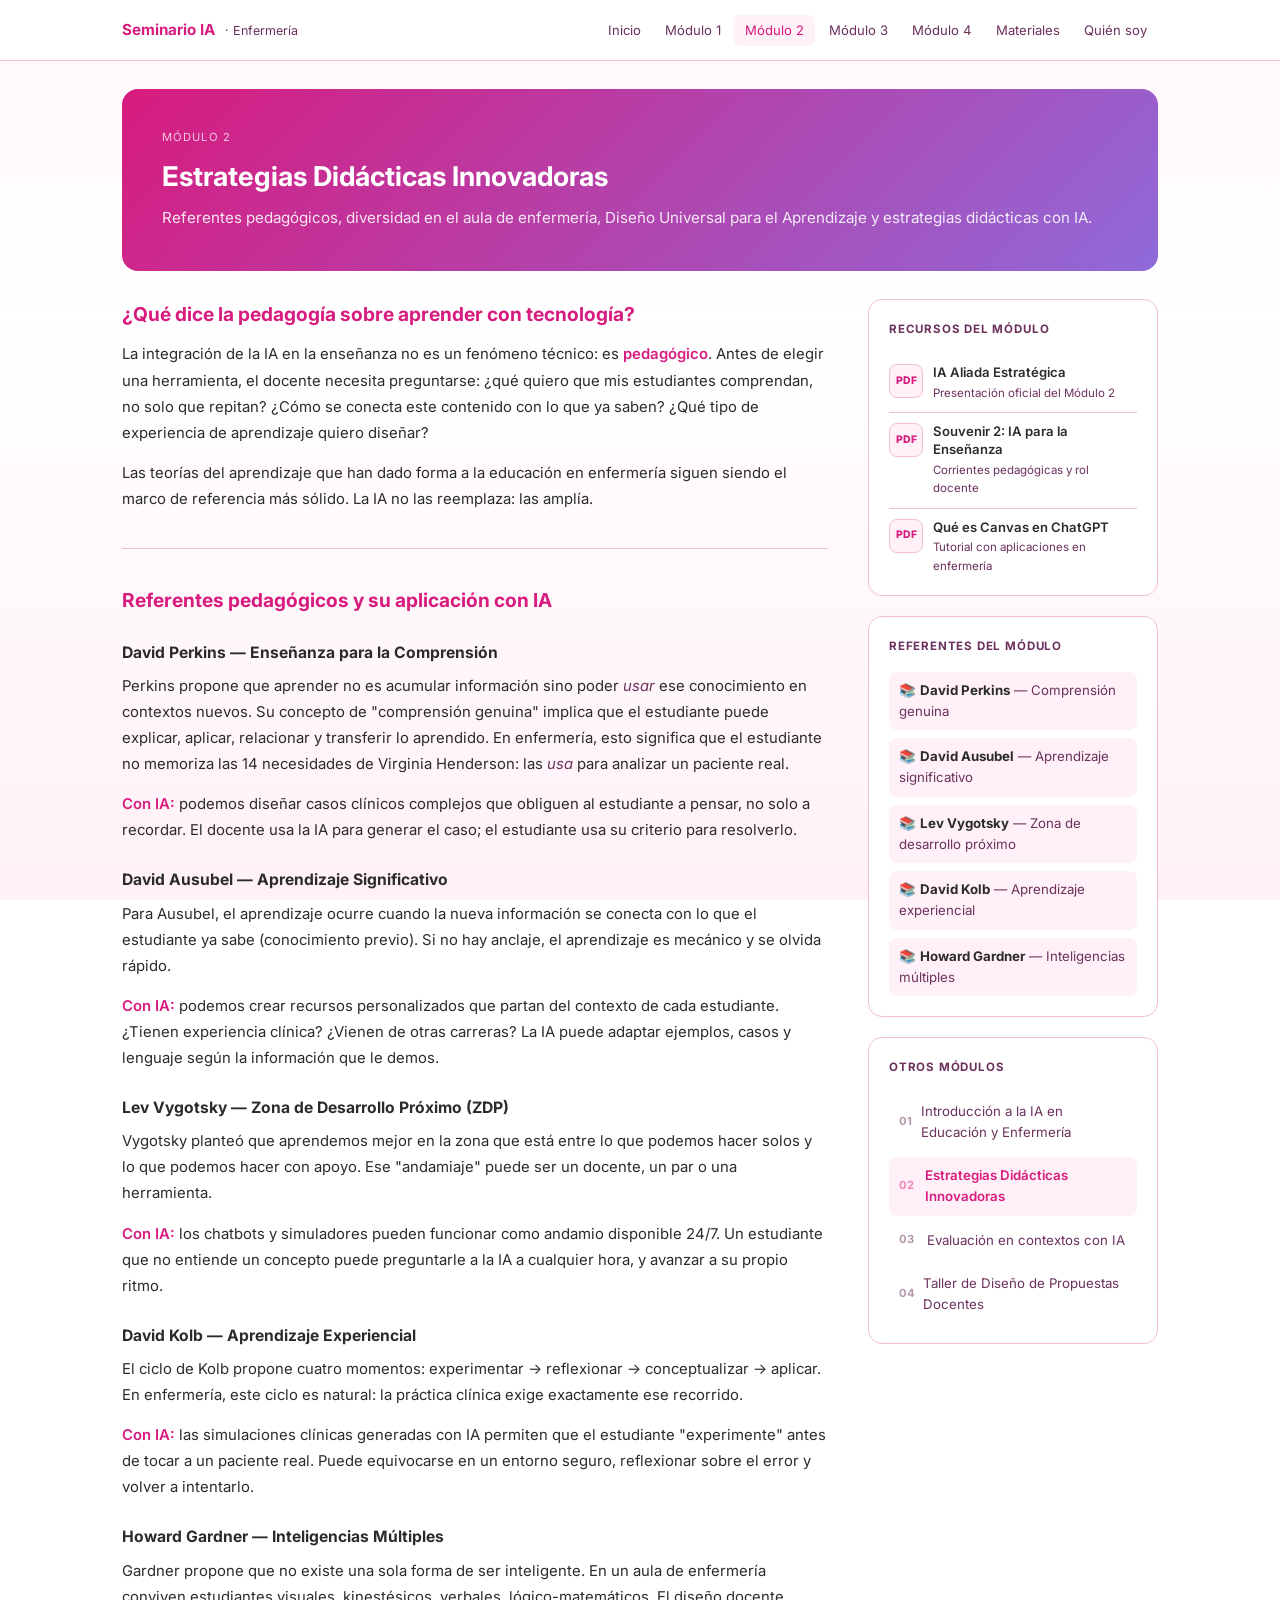
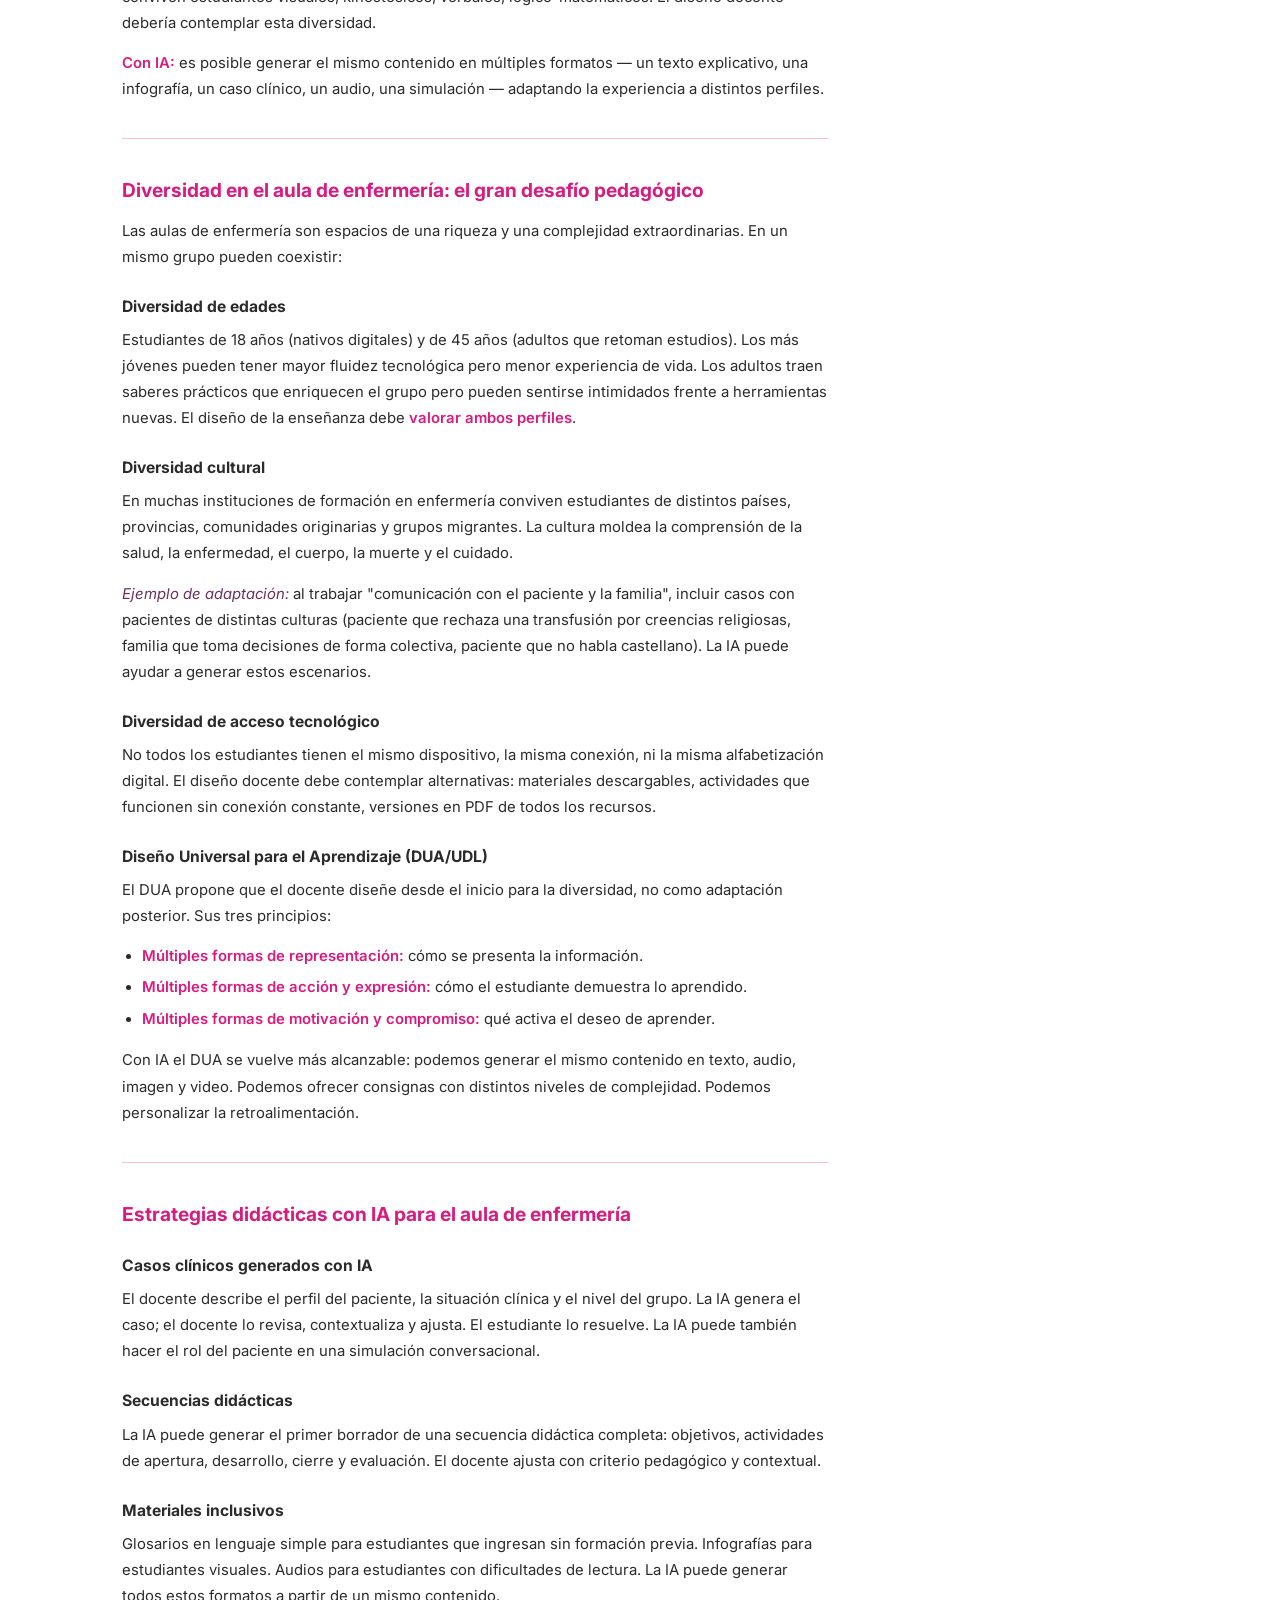
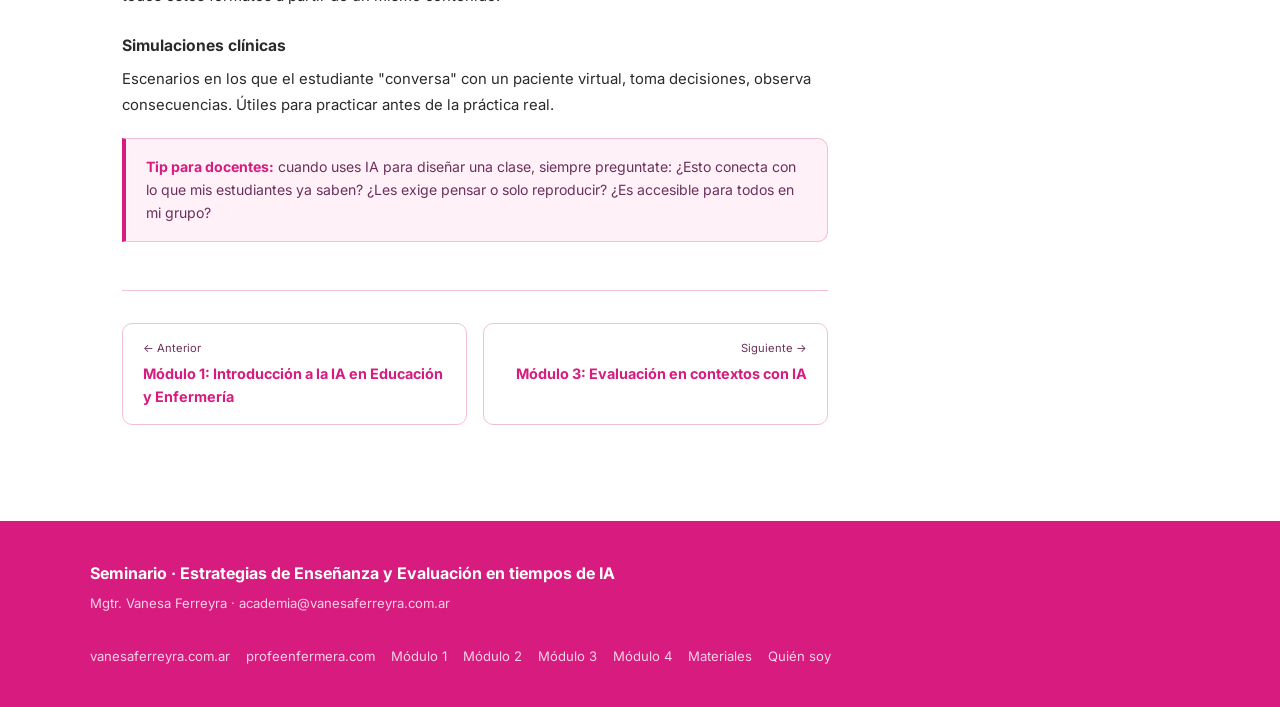
<file: modulo-2.html>
<!DOCTYPE html>
<html lang="es">
<head>
  <meta charset="UTF-8">
  <meta name="viewport" content="width=device-width, initial-scale=1.0">
  <title>Módulo 2 · Estrategias Didácticas Innovadoras — Seminario IA</title>
  <link rel="preconnect" href="https://fonts.googleapis.com">
  <link href="https://fonts.googleapis.com/css2?family=Inter:wght@400;500;600;700;800&display=swap" rel="stylesheet">
  <link rel="stylesheet" href="assets/css/styles.css">
</head>
<body>

<header class="site-header">
  <div class="nav-inner">
    <a href="index.html" class="brand">Seminario IA <span>· Enfermería</span></a>
    <nav class="main-nav" id="mainNav">
      <a href="index.html">Inicio</a>
      <a href="modulo-1.html">Módulo 1</a>
      <a href="modulo-2.html" class="active">Módulo 2</a>
      <a href="modulo-3.html">Módulo 3</a>
      <a href="modulo-4.html">Módulo 4</a>
      <a href="materiales.html">Materiales</a>
      <a href="quien-soy.html">Quién soy</a>
    </nav>
    <button class="menu-btn" onclick="document.getElementById('mainNav').classList.toggle('open')" aria-label="Menú">☰</button>
  </div>
</header>

<main class="container">

  <div class="page-hero m2">
          <div class="mod-label">Módulo 2</div>
    <h1>Estrategias Didácticas Innovadoras</h1>
    <p>Referentes pedagógicos, diversidad en el aula de enfermería, Diseño Universal para el Aprendizaje y estrategias didácticas con IA.</p>
  </div>

  <div class="content-body">
    <article class="prose content-main">

      <h2>¿Qué dice la pedagogía sobre aprender con tecnología?</h2>
      <p>La integración de la IA en la enseñanza no es un fenómeno técnico: es <strong>pedagógico</strong>. Antes de elegir una herramienta, el docente necesita preguntarse: ¿qué quiero que mis estudiantes comprendan, no solo que repitan? ¿Cómo se conecta este contenido con lo que ya saben? ¿Qué tipo de experiencia de aprendizaje quiero diseñar?</p>
      <p>Las teorías del aprendizaje que han dado forma a la educación en enfermería siguen siendo el marco de referencia más sólido. La IA no las reemplaza: las amplía.</p>

      <h2>Referentes pedagógicos y su aplicación con IA</h2>

      <h3>David Perkins — Enseñanza para la Comprensión</h3>
      <p>Perkins propone que aprender no es acumular información sino poder <em>usar</em> ese conocimiento en contextos nuevos. Su concepto de "comprensión genuina" implica que el estudiante puede explicar, aplicar, relacionar y transferir lo aprendido. En enfermería, esto significa que el estudiante no memoriza las 14 necesidades de Virginia Henderson: las <em>usa</em> para analizar un paciente real.</p>
      <p><strong>Con IA:</strong> podemos diseñar casos clínicos complejos que obliguen al estudiante a pensar, no solo a recordar. El docente usa la IA para generar el caso; el estudiante usa su criterio para resolverlo.</p>

      <h3>David Ausubel — Aprendizaje Significativo</h3>
      <p>Para Ausubel, el aprendizaje ocurre cuando la nueva información se conecta con lo que el estudiante ya sabe (conocimiento previo). Si no hay anclaje, el aprendizaje es mecánico y se olvida rápido.</p>
      <p><strong>Con IA:</strong> podemos crear recursos personalizados que partan del contexto de cada estudiante. ¿Tienen experiencia clínica? ¿Vienen de otras carreras? La IA puede adaptar ejemplos, casos y lenguaje según la información que le demos.</p>

      <h3>Lev Vygotsky — Zona de Desarrollo Próximo (ZDP)</h3>
      <p>Vygotsky planteó que aprendemos mejor en la zona que está entre lo que podemos hacer solos y lo que podemos hacer con apoyo. Ese "andamiaje" puede ser un docente, un par o una herramienta.</p>
      <p><strong>Con IA:</strong> los chatbots y simuladores pueden funcionar como andamio disponible 24/7. Un estudiante que no entiende un concepto puede preguntarle a la IA a cualquier hora, y avanzar a su propio ritmo.</p>

      <h3>David Kolb — Aprendizaje Experiencial</h3>
      <p>El ciclo de Kolb propone cuatro momentos: experimentar → reflexionar → conceptualizar → aplicar. En enfermería, este ciclo es natural: la práctica clínica exige exactamente ese recorrido.</p>
      <p><strong>Con IA:</strong> las simulaciones clínicas generadas con IA permiten que el estudiante "experimente" antes de tocar a un paciente real. Puede equivocarse en un entorno seguro, reflexionar sobre el error y volver a intentarlo.</p>

      <h3>Howard Gardner — Inteligencias Múltiples</h3>
      <p>Gardner propone que no existe una sola forma de ser inteligente. En un aula de enfermería conviven estudiantes visuales, kinestésicos, verbales, lógico-matemáticos. El diseño docente debería contemplar esta diversidad.</p>
      <p><strong>Con IA:</strong> es posible generar el mismo contenido en múltiples formatos — un texto explicativo, una infografía, un caso clínico, un audio, una simulación — adaptando la experiencia a distintos perfiles.</p>

      <h2>Diversidad en el aula de enfermería: el gran desafío pedagógico</h2>
      <p>Las aulas de enfermería son espacios de una riqueza y una complejidad extraordinarias. En un mismo grupo pueden coexistir:</p>

      <h3>Diversidad de edades</h3>
      <p>Estudiantes de 18 años (nativos digitales) y de 45 años (adultos que retoman estudios). Los más jóvenes pueden tener mayor fluidez tecnológica pero menor experiencia de vida. Los adultos traen saberes prácticos que enriquecen el grupo pero pueden sentirse intimidados frente a herramientas nuevas. El diseño de la enseñanza debe <strong>valorar ambos perfiles</strong>.</p>

      <h3>Diversidad cultural</h3>
      <p>En muchas instituciones de formación en enfermería conviven estudiantes de distintos países, provincias, comunidades originarias y grupos migrantes. La cultura moldea la comprensión de la salud, la enfermedad, el cuerpo, la muerte y el cuidado.</p>
      <p><em>Ejemplo de adaptación:</em> al trabajar "comunicación con el paciente y la familia", incluir casos con pacientes de distintas culturas (paciente que rechaza una transfusión por creencias religiosas, familia que toma decisiones de forma colectiva, paciente que no habla castellano). La IA puede ayudar a generar estos escenarios.</p>

      <h3>Diversidad de acceso tecnológico</h3>
      <p>No todos los estudiantes tienen el mismo dispositivo, la misma conexión, ni la misma alfabetización digital. El diseño docente debe contemplar alternativas: materiales descargables, actividades que funcionen sin conexión constante, versiones en PDF de todos los recursos.</p>

      <h3>Diseño Universal para el Aprendizaje (DUA/UDL)</h3>
      <p>El DUA propone que el docente diseñe desde el inicio para la diversidad, no como adaptación posterior. Sus tres principios:</p>
      <ul>
        <li><strong>Múltiples formas de representación:</strong> cómo se presenta la información.</li>
        <li><strong>Múltiples formas de acción y expresión:</strong> cómo el estudiante demuestra lo aprendido.</li>
        <li><strong>Múltiples formas de motivación y compromiso:</strong> qué activa el deseo de aprender.</li>
      </ul>
      <p>Con IA el DUA se vuelve más alcanzable: podemos generar el mismo contenido en texto, audio, imagen y video. Podemos ofrecer consignas con distintos niveles de complejidad. Podemos personalizar la retroalimentación.</p>

      <h2>Estrategias didácticas con IA para el aula de enfermería</h2>

      <h3>Casos clínicos generados con IA</h3>
      <p>El docente describe el perfil del paciente, la situación clínica y el nivel del grupo. La IA genera el caso; el docente lo revisa, contextualiza y ajusta. El estudiante lo resuelve. La IA puede también hacer el rol del paciente en una simulación conversacional.</p>

      <h3>Secuencias didácticas</h3>
      <p>La IA puede generar el primer borrador de una secuencia didáctica completa: objetivos, actividades de apertura, desarrollo, cierre y evaluación. El docente ajusta con criterio pedagógico y contextual.</p>

      <h3>Materiales inclusivos</h3>
      <p>Glosarios en lenguaje simple para estudiantes que ingresan sin formación previa. Infografías para estudiantes visuales. Audios para estudiantes con dificultades de lectura. La IA puede generar todos estos formatos a partir de un mismo contenido.</p>

      <h3>Simulaciones clínicas</h3>
      <p>Escenarios en los que el estudiante "conversa" con un paciente virtual, toma decisiones, observa consecuencias. Útiles para practicar antes de la práctica real.</p>

      <div class="tip-box">
        <strong>Tip para docentes:</strong> cuando uses IA para diseñar una clase, siempre preguntate: ¿Esto conecta con lo que mis estudiantes ya saben? ¿Les exige pensar o solo reproducir? ¿Es accesible para todos en mi grupo?
      </div>

      <div class="nav-prev-next">
        <a href="modulo-1.html">
          <div class="npn-label">← Anterior</div>
          <div class="npn-title">Módulo 1: Introducción a la IA en Educación y Enfermería</div>
        </a>
        <a href="modulo-3.html" class="next">
          <div class="npn-label">Siguiente →</div>
          <div class="npn-title">Módulo 3: Evaluación en contextos con IA</div>
        </a>
      </div>

    </article>

    <aside class="content-aside">
      <div class="aside-sticky">
        <div class="aside-card">
          <h4>Recursos del módulo</h4>
          <a href="https://drive.google.com/file/d/1H-ToP2p4hBx6-HmpQeeK-oCxKaiWHwe1/view?usp=sharing" target="_blank" rel="noopener" class="pdf-link">
            <div class="pdf-icon">PDF</div>
            <div class="pdf-info">
              <div class="pdf-title">IA Aliada Estratégica</div>
              <div class="pdf-sub">Presentación oficial del Módulo 2</div>
            </div>
          </a>
          <a href="https://drive.google.com/file/d/1AqxXxwRTC8ISaulSa1lZPoGDmh-hfKYH/view?usp=sharing" target="_blank" rel="noopener" class="pdf-link">
            <div class="pdf-icon">PDF</div>
            <div class="pdf-info">
              <div class="pdf-title">Souvenir 2: IA para la Enseñanza</div>
              <div class="pdf-sub">Corrientes pedagógicas y rol docente</div>
            </div>
          </a>
          <a href="https://drive.google.com/file/d/1PZ-fGxxr08pw9IuVfx1vYdiqG3A-HcYf/view?usp=sharing" target="_blank" rel="noopener" class="pdf-link">
            <div class="pdf-icon">PDF</div>
            <div class="pdf-info">
              <div class="pdf-title">Qué es Canvas en ChatGPT</div>
              <div class="pdf-sub">Tutorial con aplicaciones en enfermería</div>
            </div>
          </a>
        </div>

        <div class="aside-card">
          <h4>Referentes del módulo</h4>
          <div style="display:flex; flex-direction:column; gap:8px; font-size:0.83rem;">
            <div style="padding:8px 10px; background:var(--surface-soft); border-radius:8px; color:var(--muted);">📚 <strong style="color:var(--text);">David Perkins</strong> — Comprensión genuina</div>
            <div style="padding:8px 10px; background:var(--surface-soft); border-radius:8px; color:var(--muted);">📚 <strong style="color:var(--text);">David Ausubel</strong> — Aprendizaje significativo</div>
            <div style="padding:8px 10px; background:var(--surface-soft); border-radius:8px; color:var(--muted);">📚 <strong style="color:var(--text);">Lev Vygotsky</strong> — Zona de desarrollo próximo</div>
            <div style="padding:8px 10px; background:var(--surface-soft); border-radius:8px; color:var(--muted);">📚 <strong style="color:var(--text);">David Kolb</strong> — Aprendizaje experiencial</div>
            <div style="padding:8px 10px; background:var(--surface-soft); border-radius:8px; color:var(--muted);">📚 <strong style="color:var(--text);">Howard Gardner</strong> — Inteligencias múltiples</div>
          </div>
        </div>

        <div class="aside-card">
          <h4>Otros módulos</h4>
          <nav class="nav-modulos">
            <a href="modulo-1.html"><span class="mod-num">01</span> Introducción a la IA en Educación y Enfermería</a>
            <a href="modulo-2.html" class="active"><span class="mod-num">02</span> Estrategias Didácticas Innovadoras</a>
            <a href="modulo-3.html"><span class="mod-num">03</span> Evaluación en contextos con IA</a>
            <a href="modulo-4.html"><span class="mod-num">04</span> Taller de Diseño de Propuestas Docentes</a>
          </nav>
        </div>
      </div>
    </aside>
  </div>

</main>

<footer class="site-footer">
  <div class="footer-inner">
    <div>
      <div class="footer-brand">Seminario · Estrategias de Enseñanza y Evaluación en tiempos de IA</div>
      <div class="footer-sub">Mgtr. Vanesa Ferreyra · academia@vanesaferreyra.com.ar</div>
    </div>
    <div class="footer-links">
      <a href="https://www.vanesaferreyra.com.ar" target="_blank" rel="noopener">vanesaferreyra.com.ar</a>
      <a href="https://www.profeenfermera.com" target="_blank" rel="noopener">profeenfermera.com</a>
      <a href="modulo-1.html">Módulo 1</a>
      <a href="modulo-2.html">Módulo 2</a>
      <a href="modulo-3.html">Módulo 3</a>
      <a href="modulo-4.html">Módulo 4</a>
      <a href="materiales.html">Materiales</a>
      <a href="quien-soy.html">Quién soy</a>
    </div>
  </div>
</footer>

</body>
</html>
</file>
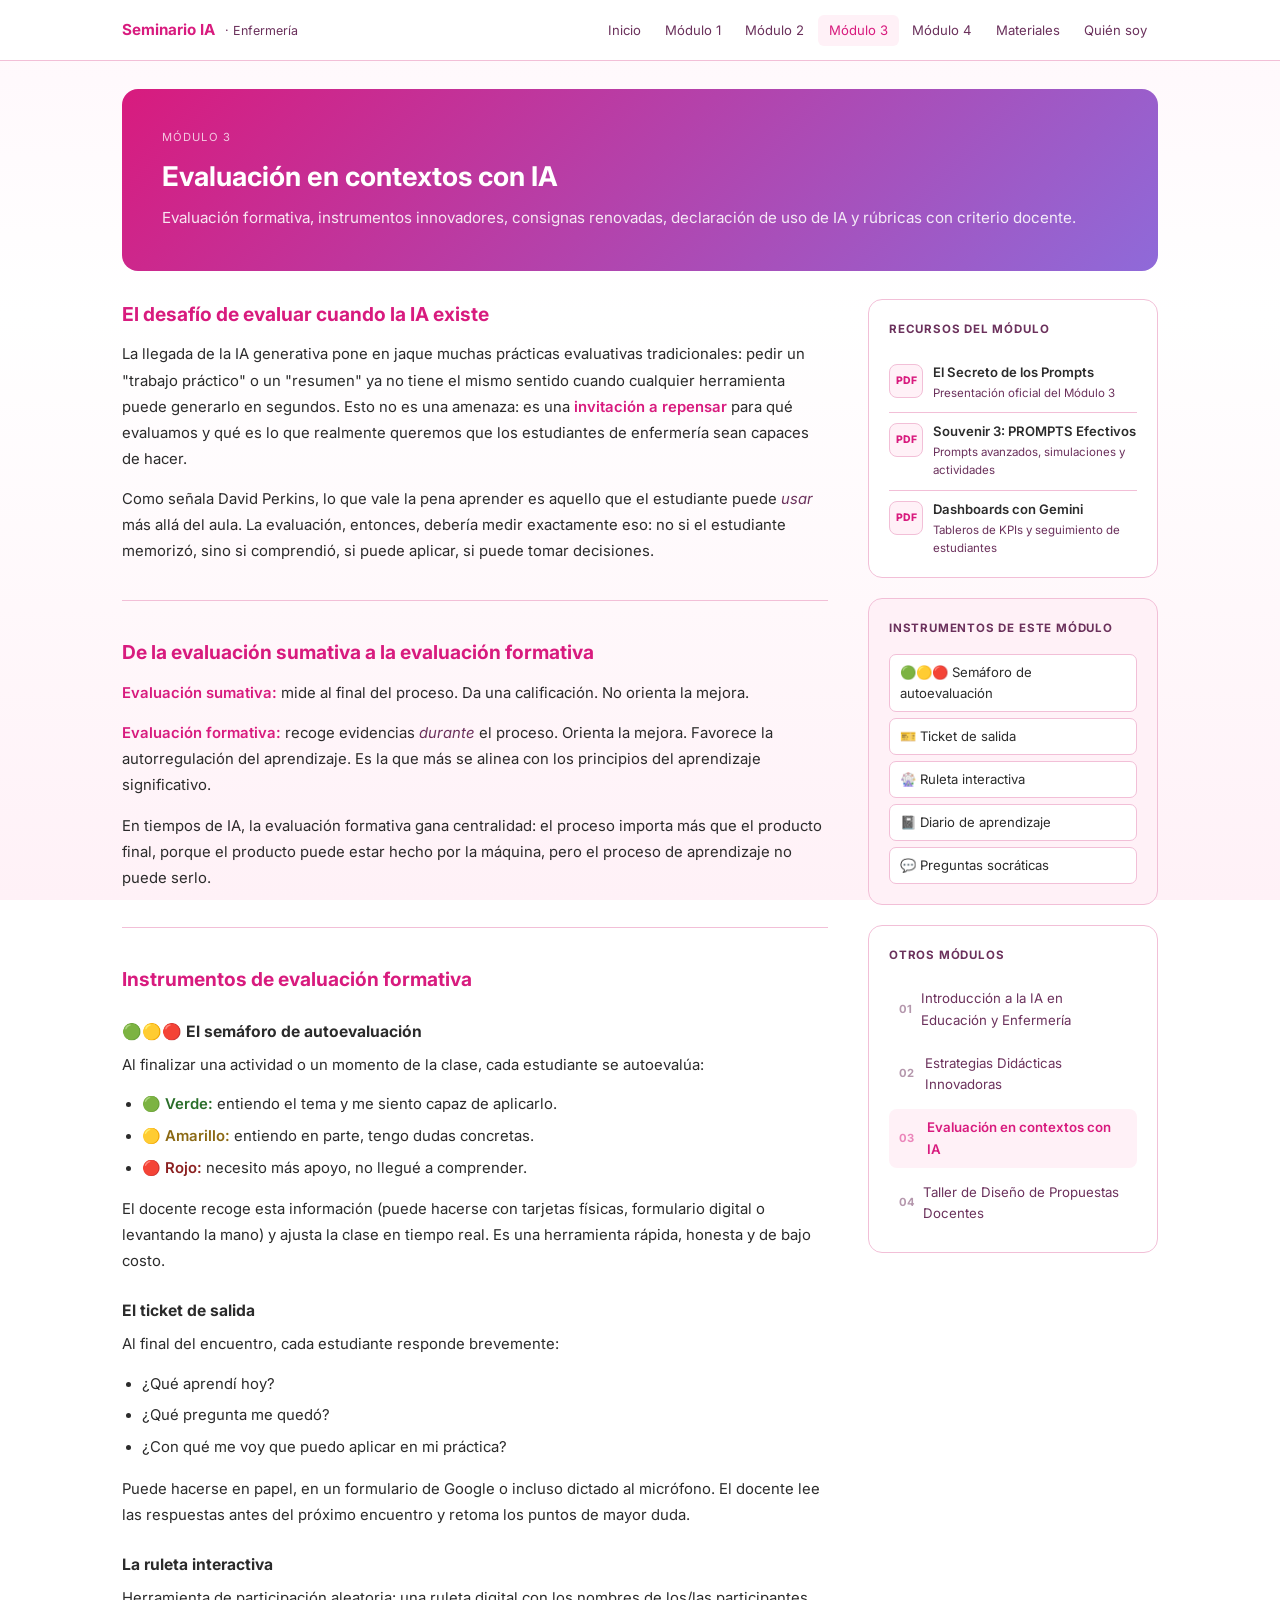
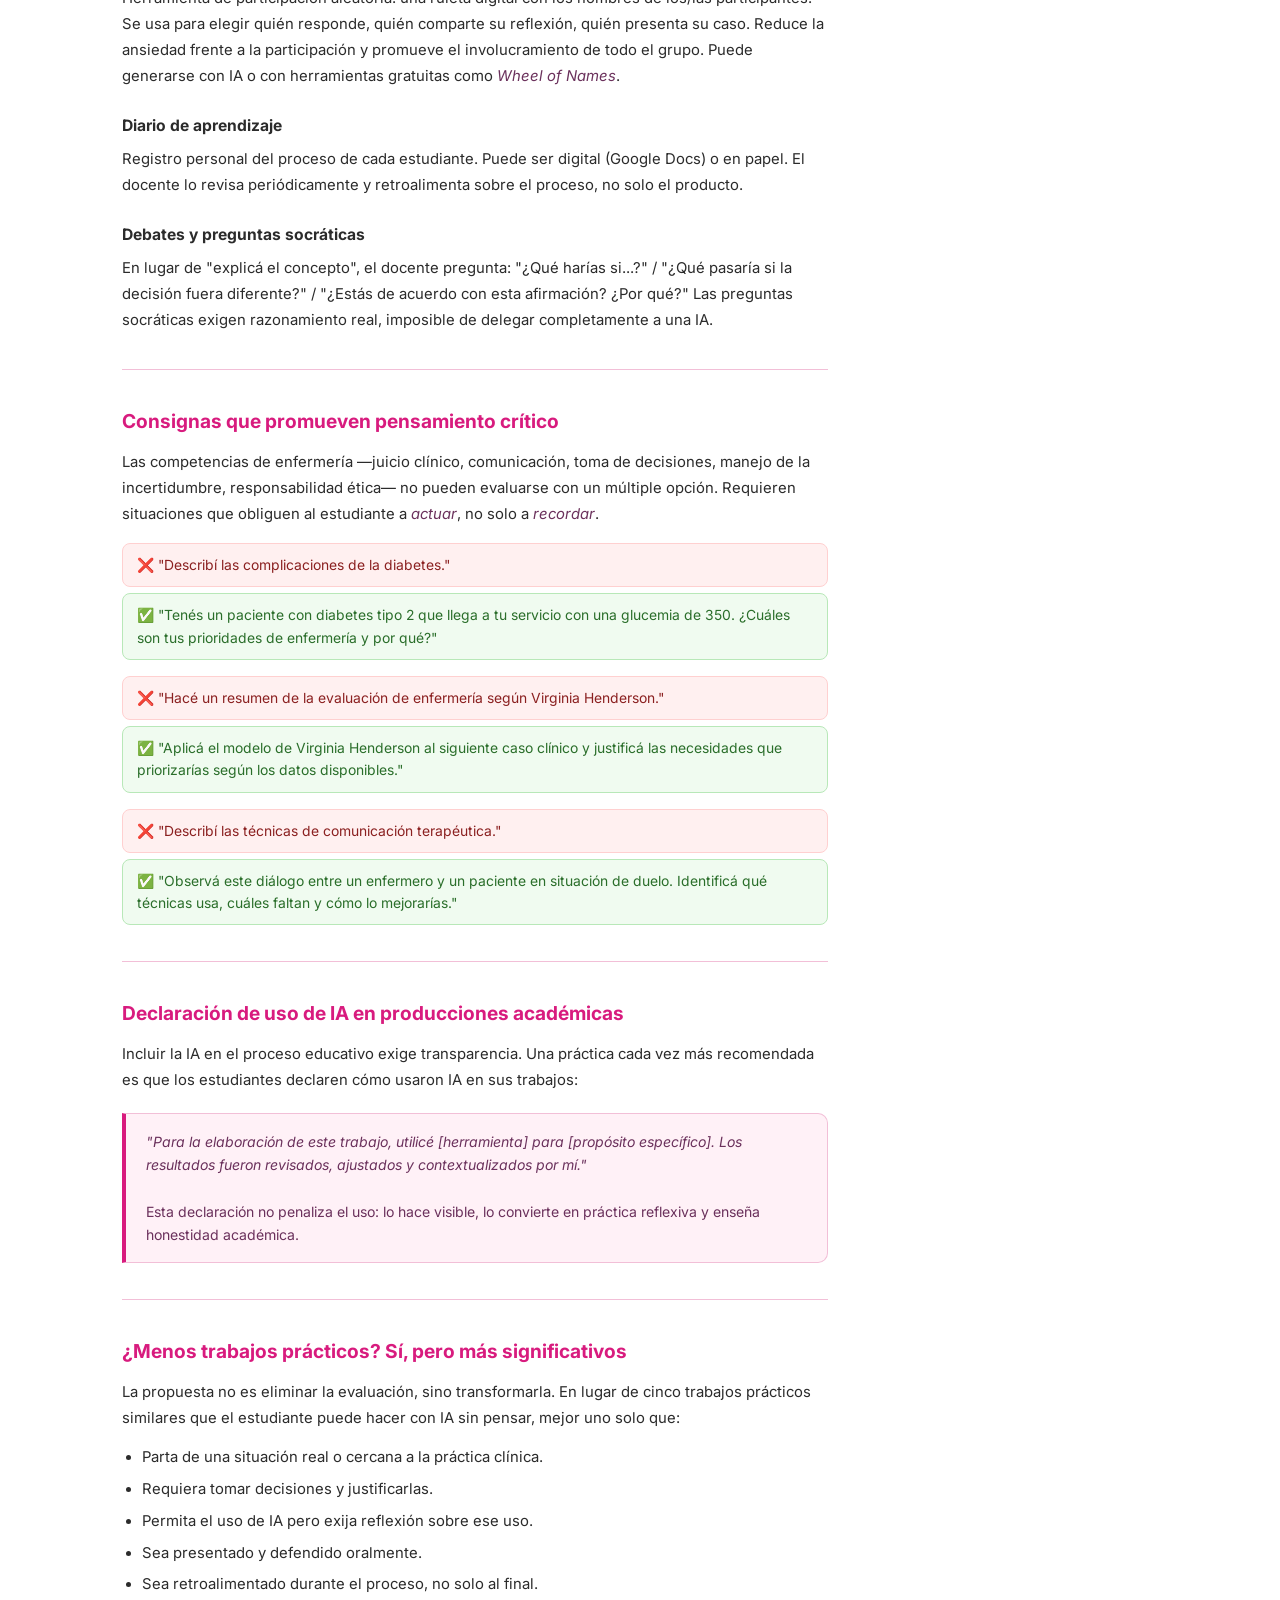
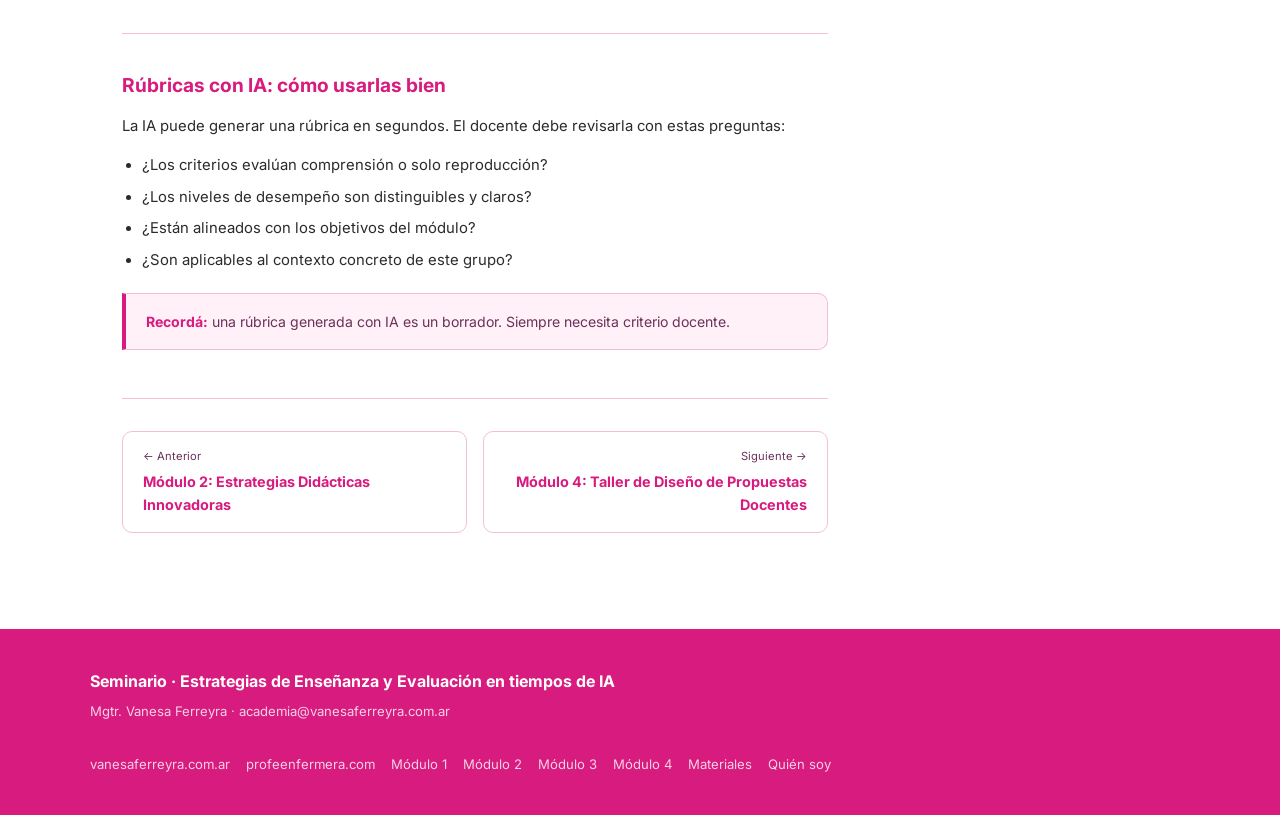
<file: modulo-3.html>
<!DOCTYPE html>
<html lang="es">
<head>
  <meta charset="UTF-8">
  <meta name="viewport" content="width=device-width, initial-scale=1.0">
  <title>Módulo 3 · Evaluación en contextos con IA — Seminario IA</title>
  <link rel="preconnect" href="https://fonts.googleapis.com">
  <link href="https://fonts.googleapis.com/css2?family=Inter:wght@400;500;600;700;800&display=swap" rel="stylesheet">
  <link rel="stylesheet" href="assets/css/styles.css">
</head>
<body>

<header class="site-header">
  <div class="nav-inner">
    <a href="index.html" class="brand">Seminario IA <span>· Enfermería</span></a>
    <nav class="main-nav" id="mainNav">
      <a href="index.html">Inicio</a>
      <a href="modulo-1.html">Módulo 1</a>
      <a href="modulo-2.html">Módulo 2</a>
      <a href="modulo-3.html" class="active">Módulo 3</a>
      <a href="modulo-4.html">Módulo 4</a>
      <a href="materiales.html">Materiales</a>
      <a href="quien-soy.html">Quién soy</a>
    </nav>
    <button class="menu-btn" onclick="document.getElementById('mainNav').classList.toggle('open')" aria-label="Menú">☰</button>
  </div>
</header>

<main class="container">

  <div class="page-hero m3">
          <div class="mod-label">Módulo 3</div>
    <h1>Evaluación en contextos con IA</h1>
    <p>Evaluación formativa, instrumentos innovadores, consignas renovadas, declaración de uso de IA y rúbricas con criterio docente.</p>
  </div>

  <div class="content-body">
    <article class="prose content-main">

      <h2>El desafío de evaluar cuando la IA existe</h2>
      <p>La llegada de la IA generativa pone en jaque muchas prácticas evaluativas tradicionales: pedir un "trabajo práctico" o un "resumen" ya no tiene el mismo sentido cuando cualquier herramienta puede generarlo en segundos. Esto no es una amenaza: es una <strong>invitación a repensar</strong> para qué evaluamos y qué es lo que realmente queremos que los estudiantes de enfermería sean capaces de hacer.</p>
      <p>Como señala David Perkins, lo que vale la pena aprender es aquello que el estudiante puede <em>usar</em> más allá del aula. La evaluación, entonces, debería medir exactamente eso: no si el estudiante memorizó, sino si comprendió, si puede aplicar, si puede tomar decisiones.</p>

      <h2>De la evaluación sumativa a la evaluación formativa</h2>
      <p><strong>Evaluación sumativa:</strong> mide al final del proceso. Da una calificación. No orienta la mejora.</p>
      <p><strong>Evaluación formativa:</strong> recoge evidencias <em>durante</em> el proceso. Orienta la mejora. Favorece la autorregulación del aprendizaje. Es la que más se alinea con los principios del aprendizaje significativo.</p>
      <p>En tiempos de IA, la evaluación formativa gana centralidad: el proceso importa más que el producto final, porque el producto puede estar hecho por la máquina, pero el proceso de aprendizaje no puede serlo.</p>

      <h2>Instrumentos de evaluación formativa</h2>

      <h3>🟢🟡🔴 El semáforo de autoevaluación</h3>
      <p>Al finalizar una actividad o un momento de la clase, cada estudiante se autoevalúa:</p>
      <ul>
        <li><strong style="color:#2a6e2a;">🟢 Verde:</strong> entiendo el tema y me siento capaz de aplicarlo.</li>
        <li><strong style="color:#8b6914;">🟡 Amarillo:</strong> entiendo en parte, tengo dudas concretas.</li>
        <li><strong style="color:#8b2020;">🔴 Rojo:</strong> necesito más apoyo, no llegué a comprender.</li>
      </ul>
      <p>El docente recoge esta información (puede hacerse con tarjetas físicas, formulario digital o levantando la mano) y ajusta la clase en tiempo real. Es una herramienta rápida, honesta y de bajo costo.</p>

      <h3>El ticket de salida</h3>
      <p>Al final del encuentro, cada estudiante responde brevemente:</p>
      <ul>
        <li>¿Qué aprendí hoy?</li>
        <li>¿Qué pregunta me quedó?</li>
        <li>¿Con qué me voy que puedo aplicar en mi práctica?</li>
      </ul>
      <p>Puede hacerse en papel, en un formulario de Google o incluso dictado al micrófono. El docente lee las respuestas antes del próximo encuentro y retoma los puntos de mayor duda.</p>

      <h3>La ruleta interactiva</h3>
      <p>Herramienta de participación aleatoria: una ruleta digital con los nombres de los/las participantes. Se usa para elegir quién responde, quién comparte su reflexión, quién presenta su caso. Reduce la ansiedad frente a la participación y promueve el involucramiento de todo el grupo. Puede generarse con IA o con herramientas gratuitas como <em>Wheel of Names</em>.</p>

      <h3>Diario de aprendizaje</h3>
      <p>Registro personal del proceso de cada estudiante. Puede ser digital (Google Docs) o en papel. El docente lo revisa periódicamente y retroalimenta sobre el proceso, no solo el producto.</p>

      <h3>Debates y preguntas socráticas</h3>
      <p>En lugar de "explicá el concepto", el docente pregunta: "¿Qué harías si...?" / "¿Qué pasaría si la decisión fuera diferente?" / "¿Estás de acuerdo con esta afirmación? ¿Por qué?" Las preguntas socráticas exigen razonamiento real, imposible de delegar completamente a una IA.</p>

      <h2>Consignas que promueven pensamiento crítico</h2>
      <p>Las competencias de enfermería —juicio clínico, comunicación, toma de decisiones, manejo de la incertidumbre, responsabilidad ética— no pueden evaluarse con un múltiple opción. Requieren situaciones que obliguen al estudiante a <em>actuar</em>, no solo a <em>recordar</em>.</p>

      <div class="example-box">
        <div class="ex-bad">❌ "Describí las complicaciones de la diabetes."</div>
        <div class="ex-good">✅ "Tenés un paciente con diabetes tipo 2 que llega a tu servicio con una glucemia de 350. ¿Cuáles son tus prioridades de enfermería y por qué?"</div>
      </div>
      <div class="example-box">
        <div class="ex-bad">❌ "Hacé un resumen de la evaluación de enfermería según Virginia Henderson."</div>
        <div class="ex-good">✅ "Aplicá el modelo de Virginia Henderson al siguiente caso clínico y justificá las necesidades que priorizarías según los datos disponibles."</div>
      </div>
      <div class="example-box">
        <div class="ex-bad">❌ "Describí las técnicas de comunicación terapéutica."</div>
        <div class="ex-good">✅ "Observá este diálogo entre un enfermero y un paciente en situación de duelo. Identificá qué técnicas usa, cuáles faltan y cómo lo mejorarías."</div>
      </div>

      <h2>Declaración de uso de IA en producciones académicas</h2>
      <p>Incluir la IA en el proceso educativo exige transparencia. Una práctica cada vez más recomendada es que los estudiantes declaren cómo usaron IA en sus trabajos:</p>
      <div class="tip-box">
        <em>"Para la elaboración de este trabajo, utilicé [herramienta] para [propósito específico]. Los resultados fueron revisados, ajustados y contextualizados por mí."</em>
        <br><br>Esta declaración no penaliza el uso: lo hace visible, lo convierte en práctica reflexiva y enseña honestidad académica.
      </div>

      <h2>¿Menos trabajos prácticos? Sí, pero más significativos</h2>
      <p>La propuesta no es eliminar la evaluación, sino transformarla. En lugar de cinco trabajos prácticos similares que el estudiante puede hacer con IA sin pensar, mejor uno solo que:</p>
      <ul>
        <li>Parta de una situación real o cercana a la práctica clínica.</li>
        <li>Requiera tomar decisiones y justificarlas.</li>
        <li>Permita el uso de IA pero exija reflexión sobre ese uso.</li>
        <li>Sea presentado y defendido oralmente.</li>
        <li>Sea retroalimentado durante el proceso, no solo al final.</li>
      </ul>

      <h2>Rúbricas con IA: cómo usarlas bien</h2>
      <p>La IA puede generar una rúbrica en segundos. El docente debe revisarla con estas preguntas:</p>
      <ul>
        <li>¿Los criterios evalúan comprensión o solo reproducción?</li>
        <li>¿Los niveles de desempeño son distinguibles y claros?</li>
        <li>¿Están alineados con los objetivos del módulo?</li>
        <li>¿Son aplicables al contexto concreto de este grupo?</li>
      </ul>
      <div class="tip-box">
        <strong>Recordá:</strong> una rúbrica generada con IA es un borrador. Siempre necesita criterio docente.
      </div>

      <div class="nav-prev-next">
        <a href="modulo-2.html">
          <div class="npn-label">← Anterior</div>
          <div class="npn-title">Módulo 2: Estrategias Didácticas Innovadoras</div>
        </a>
        <a href="modulo-4.html" class="next">
          <div class="npn-label">Siguiente →</div>
          <div class="npn-title">Módulo 4: Taller de Diseño de Propuestas Docentes</div>
        </a>
      </div>

    </article>

    <aside class="content-aside">
      <div class="aside-sticky">
        <div class="aside-card">
          <h4>Recursos del módulo</h4>
          <a href="https://drive.google.com/file/d/1HiPiBmAZFroSx8n2LGERlZzxEj-hfmzy/view?usp=sharing" target="_blank" rel="noopener" class="pdf-link">
            <div class="pdf-icon">PDF</div>
            <div class="pdf-info">
              <div class="pdf-title">El Secreto de los Prompts</div>
              <div class="pdf-sub">Presentación oficial del Módulo 3</div>
            </div>
          </a>
          <a href="https://drive.google.com/file/d/1zeVdxFRVSJPSZWFslhbECqueB-1iChXH/view?usp=sharing" target="_blank" rel="noopener" class="pdf-link">
            <div class="pdf-icon">PDF</div>
            <div class="pdf-info">
              <div class="pdf-title">Souvenir 3: PROMPTS Efectivos</div>
              <div class="pdf-sub">Prompts avanzados, simulaciones y actividades</div>
            </div>
          </a>
          <a href="https://drive.google.com/file/d/1mPOVpbv5sHBfhpv0UGeBsbRoxw0l44nf/view?usp=sharing" target="_blank" rel="noopener" class="pdf-link">
            <div class="pdf-icon">PDF</div>
            <div class="pdf-info">
              <div class="pdf-title">Dashboards con Gemini</div>
              <div class="pdf-sub">Tableros de KPIs y seguimiento de estudiantes</div>
            </div>
          </a>
        </div>

        <div class="aside-card" style="background: var(--surface-soft);">
          <h4>Instrumentos de este módulo</h4>
          <div style="display:flex; flex-direction:column; gap:6px; font-size:0.82rem;">
            <div style="padding:7px 10px; background:white; border-radius:7px; border:1px solid var(--border);">🟢🟡🔴 Semáforo de autoevaluación</div>
            <div style="padding:7px 10px; background:white; border-radius:7px; border:1px solid var(--border);">🎫 Ticket de salida</div>
            <div style="padding:7px 10px; background:white; border-radius:7px; border:1px solid var(--border);">🎡 Ruleta interactiva</div>
            <div style="padding:7px 10px; background:white; border-radius:7px; border:1px solid var(--border);">📓 Diario de aprendizaje</div>
            <div style="padding:7px 10px; background:white; border-radius:7px; border:1px solid var(--border);">💬 Preguntas socráticas</div>
          </div>
        </div>

        <div class="aside-card">
          <h4>Otros módulos</h4>
          <nav class="nav-modulos">
            <a href="modulo-1.html"><span class="mod-num">01</span> Introducción a la IA en Educación y Enfermería</a>
            <a href="modulo-2.html"><span class="mod-num">02</span> Estrategias Didácticas Innovadoras</a>
            <a href="modulo-3.html" class="active"><span class="mod-num">03</span> Evaluación en contextos con IA</a>
            <a href="modulo-4.html"><span class="mod-num">04</span> Taller de Diseño de Propuestas Docentes</a>
          </nav>
        </div>
      </div>
    </aside>
  </div>

</main>

<footer class="site-footer">
  <div class="footer-inner">
    <div>
      <div class="footer-brand">Seminario · Estrategias de Enseñanza y Evaluación en tiempos de IA</div>
      <div class="footer-sub">Mgtr. Vanesa Ferreyra · academia@vanesaferreyra.com.ar</div>
    </div>
    <div class="footer-links">
      <a href="https://www.vanesaferreyra.com.ar" target="_blank" rel="noopener">vanesaferreyra.com.ar</a>
      <a href="https://www.profeenfermera.com" target="_blank" rel="noopener">profeenfermera.com</a>
      <a href="modulo-1.html">Módulo 1</a>
      <a href="modulo-2.html">Módulo 2</a>
      <a href="modulo-3.html">Módulo 3</a>
      <a href="modulo-4.html">Módulo 4</a>
      <a href="materiales.html">Materiales</a>
      <a href="quien-soy.html">Quién soy</a>
    </div>
  </div>
</footer>

</body>
</html>
</file>
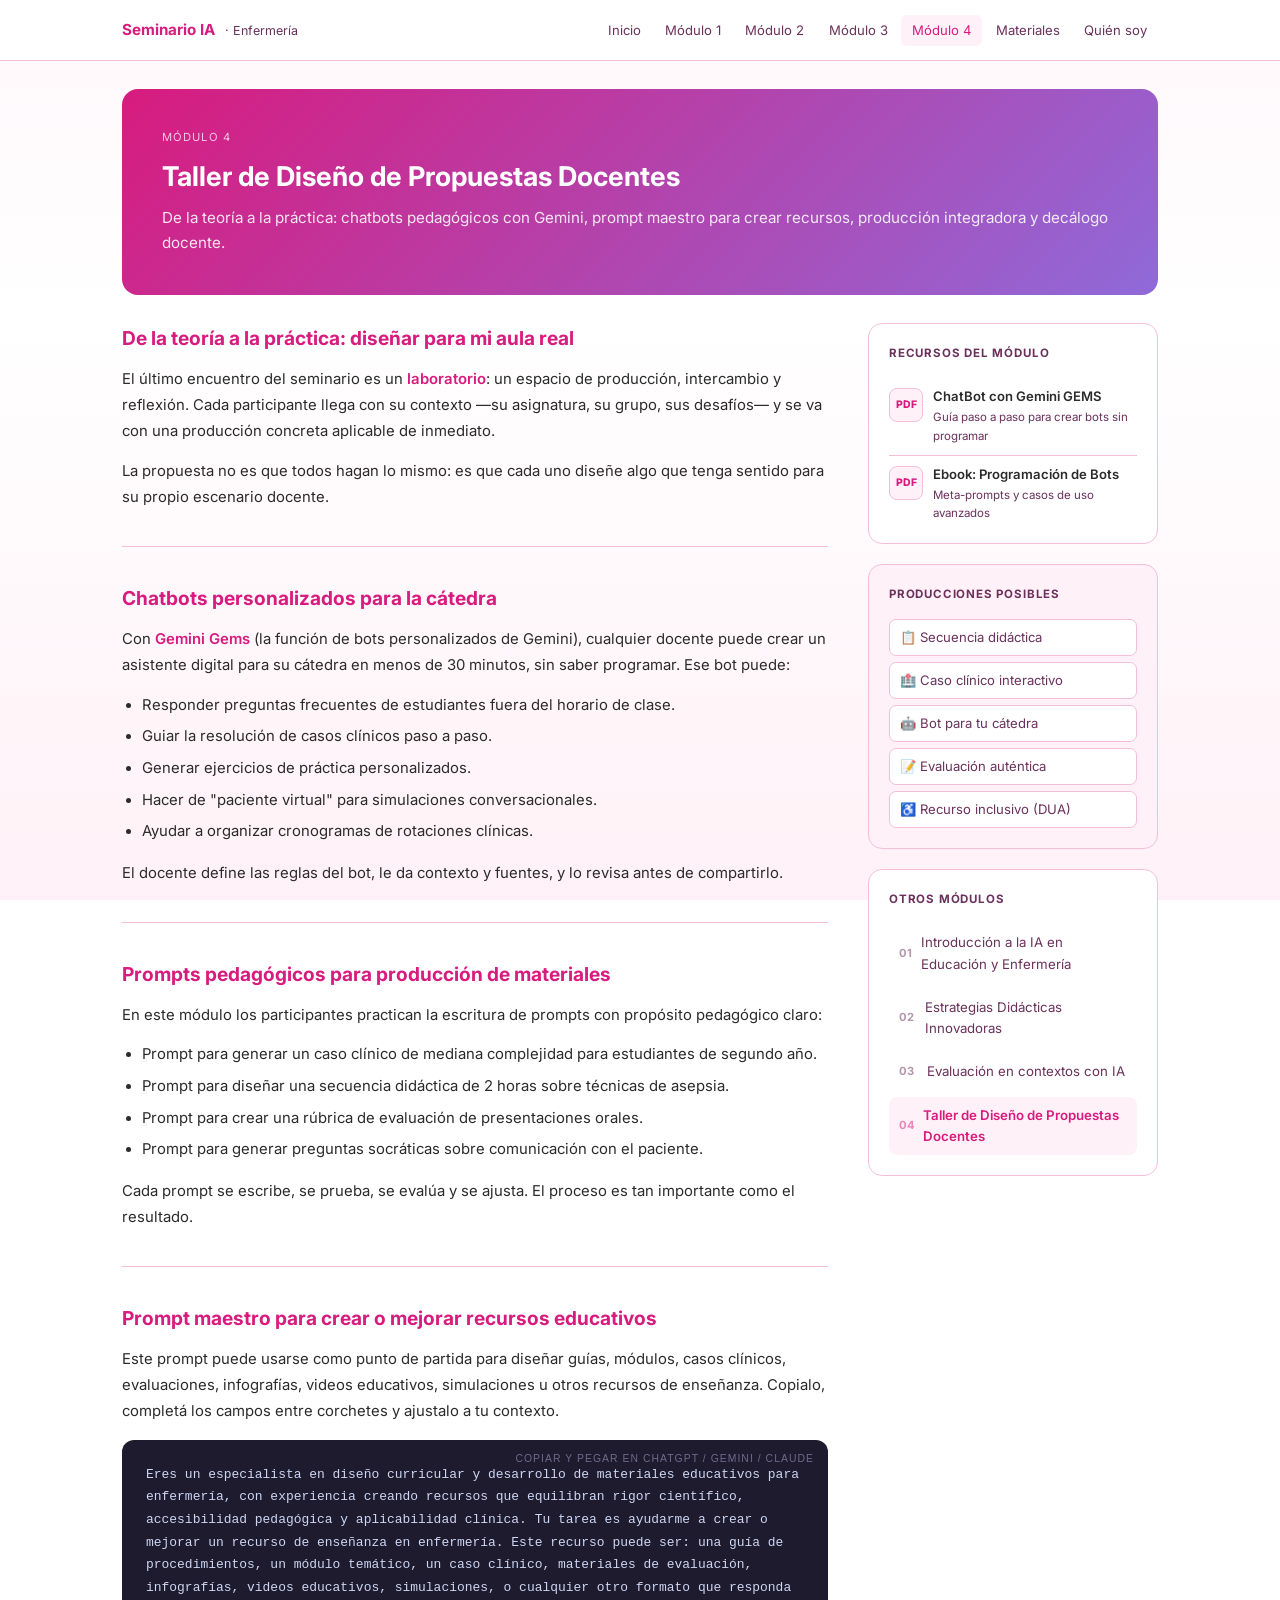
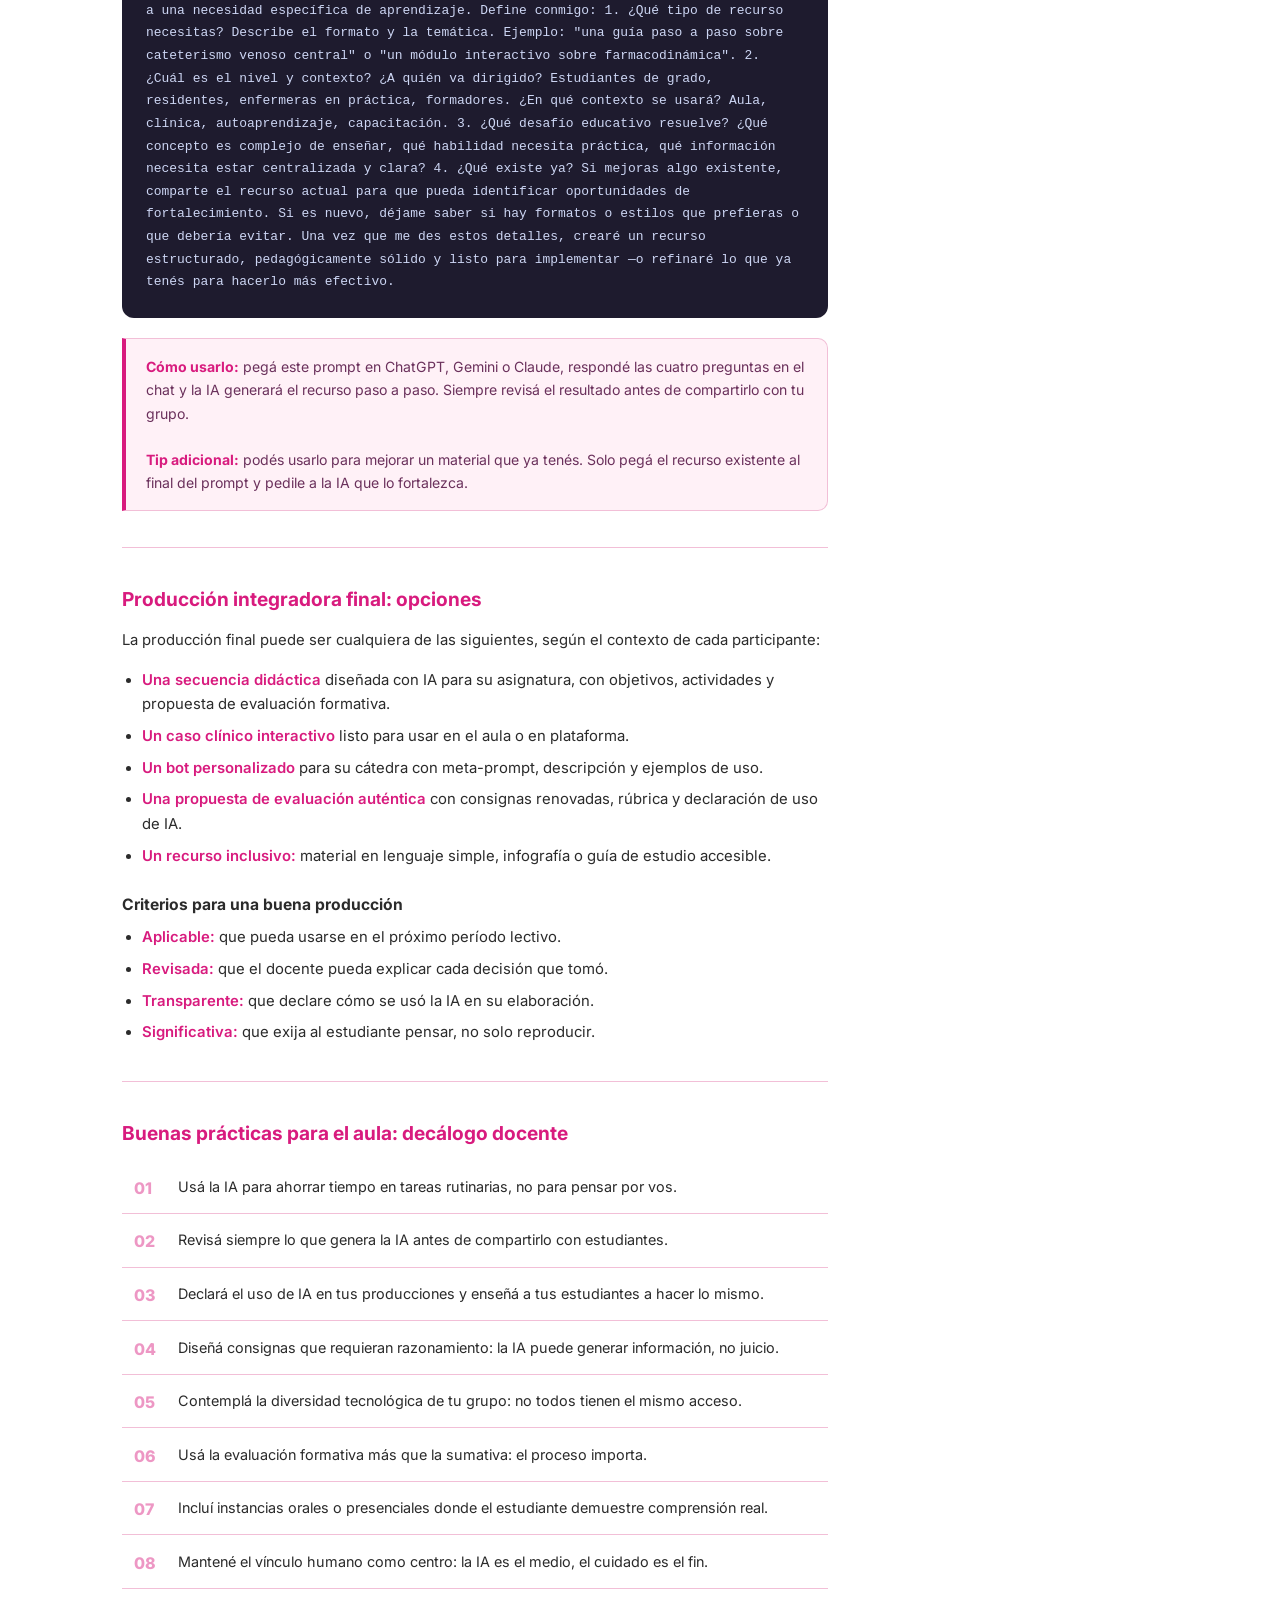
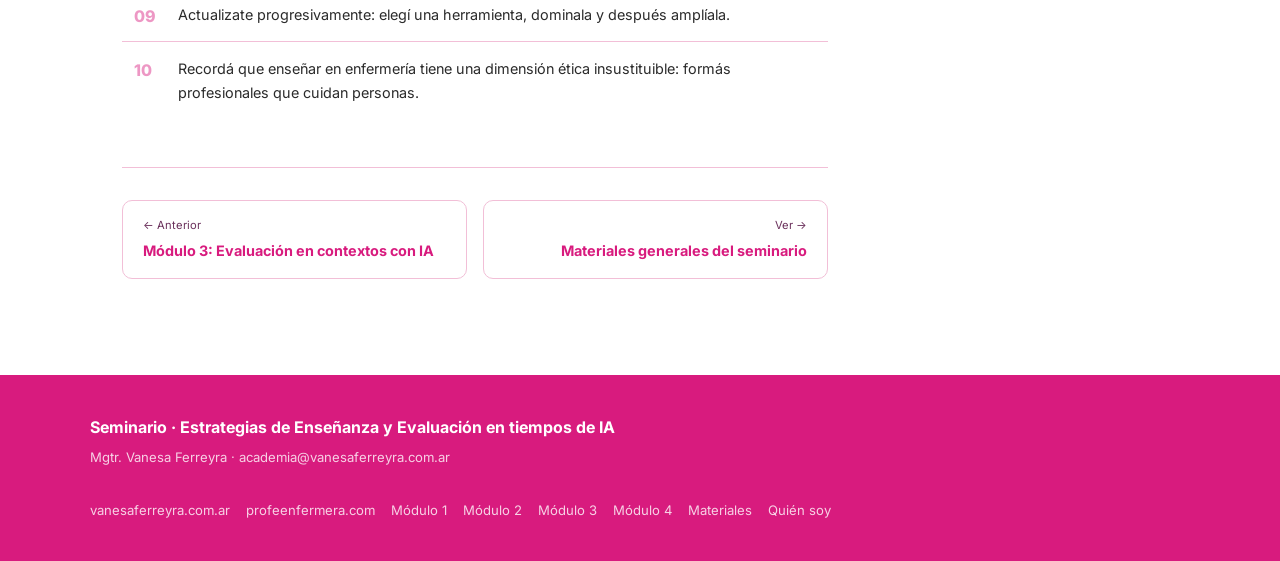
<file: modulo-4.html>
<!DOCTYPE html>
<html lang="es">
<head>
  <meta charset="UTF-8">
  <meta name="viewport" content="width=device-width, initial-scale=1.0">
  <title>Módulo 4 · Taller de Diseño de Propuestas Docentes — Seminario IA</title>
  <link rel="preconnect" href="https://fonts.googleapis.com">
  <link href="https://fonts.googleapis.com/css2?family=Inter:wght@400;500;600;700;800&display=swap" rel="stylesheet">
  <link rel="stylesheet" href="assets/css/styles.css">
</head>
<body>

<header class="site-header">
  <div class="nav-inner">
    <a href="index.html" class="brand">Seminario IA <span>· Enfermería</span></a>
    <nav class="main-nav" id="mainNav">
      <a href="index.html">Inicio</a>
      <a href="modulo-1.html">Módulo 1</a>
      <a href="modulo-2.html">Módulo 2</a>
      <a href="modulo-3.html">Módulo 3</a>
      <a href="modulo-4.html" class="active">Módulo 4</a>
      <a href="materiales.html">Materiales</a>
      <a href="quien-soy.html">Quién soy</a>
    </nav>
    <button class="menu-btn" onclick="document.getElementById('mainNav').classList.toggle('open')" aria-label="Menú">☰</button>
  </div>
</header>

<main class="container">

  <div class="page-hero m4">
          <div class="mod-label">Módulo 4</div>
    <h1>Taller de Diseño de Propuestas Docentes</h1>
    <p>De la teoría a la práctica: chatbots pedagógicos con Gemini, prompt maestro para crear recursos, producción integradora y decálogo docente.</p>
  </div>

  <div class="content-body">
    <article class="prose content-main">

      <h2>De la teoría a la práctica: diseñar para mi aula real</h2>
      <p>El último encuentro del seminario es un <strong>laboratorio</strong>: un espacio de producción, intercambio y reflexión. Cada participante llega con su contexto —su asignatura, su grupo, sus desafíos— y se va con una producción concreta aplicable de inmediato.</p>
      <p>La propuesta no es que todos hagan lo mismo: es que cada uno diseñe algo que tenga sentido para su propio escenario docente.</p>

      <h2>Chatbots personalizados para la cátedra</h2>
      <p>Con <strong>Gemini Gems</strong> (la función de bots personalizados de Gemini), cualquier docente puede crear un asistente digital para su cátedra en menos de 30 minutos, sin saber programar. Ese bot puede:</p>
      <ul>
        <li>Responder preguntas frecuentes de estudiantes fuera del horario de clase.</li>
        <li>Guiar la resolución de casos clínicos paso a paso.</li>
        <li>Generar ejercicios de práctica personalizados.</li>
        <li>Hacer de "paciente virtual" para simulaciones conversacionales.</li>
        <li>Ayudar a organizar cronogramas de rotaciones clínicas.</li>
      </ul>
      <p>El docente define las reglas del bot, le da contexto y fuentes, y lo revisa antes de compartirlo.</p>

      <h2>Prompts pedagógicos para producción de materiales</h2>
      <p>En este módulo los participantes practican la escritura de prompts con propósito pedagógico claro:</p>
      <ul>
        <li>Prompt para generar un caso clínico de mediana complejidad para estudiantes de segundo año.</li>
        <li>Prompt para diseñar una secuencia didáctica de 2 horas sobre técnicas de asepsia.</li>
        <li>Prompt para crear una rúbrica de evaluación de presentaciones orales.</li>
        <li>Prompt para generar preguntas socráticas sobre comunicación con el paciente.</li>
      </ul>
      <p>Cada prompt se escribe, se prueba, se evalúa y se ajusta. El proceso es tan importante como el resultado.</p>

      <h2>Prompt maestro para crear o mejorar recursos educativos</h2>
      <p>Este prompt puede usarse como punto de partida para diseñar guías, módulos, casos clínicos, evaluaciones, infografías, videos educativos, simulaciones u otros recursos de enseñanza. Copialo, completá los campos entre corchetes y ajustalo a tu contexto.</p>

      <div class="prompt-box">
        <span class="prompt-label">Copiar y pegar en ChatGPT / Gemini / Claude</span>
Eres un especialista en diseño curricular y desarrollo de materiales educativos
para enfermería, con experiencia creando recursos que equilibran rigor científico,
accesibilidad pedagógica y aplicabilidad clínica.

Tu tarea es ayudarme a crear o mejorar un recurso de enseñanza en enfermería.
Este recurso puede ser: una guía de procedimientos, un módulo temático, un caso
clínico, materiales de evaluación, infografías, videos educativos, simulaciones,
o cualquier otro formato que responda a una necesidad específica de aprendizaje.

Define conmigo:

1. ¿Qué tipo de recurso necesitas?
   Describe el formato y la temática. Ejemplo: "una guía paso a paso sobre
   cateterismo venoso central" o "un módulo interactivo sobre farmacodinámica".

2. ¿Cuál es el nivel y contexto?
   ¿A quién va dirigido? Estudiantes de grado, residentes, enfermeras en práctica,
   formadores. ¿En qué contexto se usará? Aula, clínica, autoaprendizaje,
   capacitación.

3. ¿Qué desafío educativo resuelve?
   ¿Qué concepto es complejo de enseñar, qué habilidad necesita práctica,
   qué información necesita estar centralizada y clara?

4. ¿Qué existe ya?
   Si mejoras algo existente, comparte el recurso actual para que pueda identificar
   oportunidades de fortalecimiento. Si es nuevo, déjame saber si hay formatos o
   estilos que prefieras o que debería evitar.

Una vez que me des estos detalles, crearé un recurso estructurado,
pedagógicamente sólido y listo para implementar —o refinaré lo que ya tenés
para hacerlo más efectivo.
      </div>

      <div class="tip-box">
        <strong>Cómo usarlo:</strong> pegá este prompt en ChatGPT, Gemini o Claude, respondé las cuatro preguntas en el chat y la IA generará el recurso paso a paso. Siempre revisá el resultado antes de compartirlo con tu grupo.
        <br><br><strong>Tip adicional:</strong> podés usarlo para mejorar un material que ya tenés. Solo pegá el recurso existente al final del prompt y pedile a la IA que lo fortalezca.
      </div>

      <h2>Producción integradora final: opciones</h2>
      <p>La producción final puede ser cualquiera de las siguientes, según el contexto de cada participante:</p>
      <ul>
        <li><strong>Una secuencia didáctica</strong> diseñada con IA para su asignatura, con objetivos, actividades y propuesta de evaluación formativa.</li>
        <li><strong>Un caso clínico interactivo</strong> listo para usar en el aula o en plataforma.</li>
        <li><strong>Un bot personalizado</strong> para su cátedra con meta-prompt, descripción y ejemplos de uso.</li>
        <li><strong>Una propuesta de evaluación auténtica</strong> con consignas renovadas, rúbrica y declaración de uso de IA.</li>
        <li><strong>Un recurso inclusivo:</strong> material en lenguaje simple, infografía o guía de estudio accesible.</li>
      </ul>

      <h3>Criterios para una buena producción</h3>
      <ul>
        <li><strong>Aplicable:</strong> que pueda usarse en el próximo período lectivo.</li>
        <li><strong>Revisada:</strong> que el docente pueda explicar cada decisión que tomó.</li>
        <li><strong>Transparente:</strong> que declare cómo se usó la IA en su elaboración.</li>
        <li><strong>Significativa:</strong> que exija al estudiante pensar, no solo reproducir.</li>
      </ul>

      <h2>Buenas prácticas para el aula: decálogo docente</h2>
      <ol class="decalogo">
        <li>Usá la IA para ahorrar tiempo en tareas rutinarias, no para pensar por vos.</li>
        <li>Revisá siempre lo que genera la IA antes de compartirlo con estudiantes.</li>
        <li>Declará el uso de IA en tus producciones y enseñá a tus estudiantes a hacer lo mismo.</li>
        <li>Diseñá consignas que requieran razonamiento: la IA puede generar información, no juicio.</li>
        <li>Contemplá la diversidad tecnológica de tu grupo: no todos tienen el mismo acceso.</li>
        <li>Usá la evaluación formativa más que la sumativa: el proceso importa.</li>
        <li>Incluí instancias orales o presenciales donde el estudiante demuestre comprensión real.</li>
        <li>Mantené el vínculo humano como centro: la IA es el medio, el cuidado es el fin.</li>
        <li>Actualizate progresivamente: elegí una herramienta, dominala y después amplíala.</li>
        <li>Recordá que enseñar en enfermería tiene una dimensión ética insustituible: formás profesionales que cuidan personas.</li>
      </ol>

      <div class="nav-prev-next">
        <a href="modulo-3.html">
          <div class="npn-label">← Anterior</div>
          <div class="npn-title">Módulo 3: Evaluación en contextos con IA</div>
        </a>
        <a href="materiales.html" class="next">
          <div class="npn-label">Ver →</div>
          <div class="npn-title">Materiales generales del seminario</div>
        </a>
      </div>

    </article>

    <aside class="content-aside">
      <div class="aside-sticky">
        <div class="aside-card">
          <h4>Recursos del módulo</h4>
          <a href="https://drive.google.com/file/d/1R792PMhC7Dzg7XMsGCYTa56LCuTFESo0/view?usp=sharing" target="_blank" rel="noopener" class="pdf-link">
            <div class="pdf-icon">PDF</div>
            <div class="pdf-info">
              <div class="pdf-title">ChatBot con Gemini GEMS</div>
              <div class="pdf-sub">Guía paso a paso para crear bots sin programar</div>
            </div>
          </a>
          <a href="https://drive.google.com/file/d/1wSpnngN4U_wvgIVIJDnak2i0L7nc7zaf/view?usp=sharing" target="_blank" rel="noopener" class="pdf-link">
            <div class="pdf-icon">PDF</div>
            <div class="pdf-info">
              <div class="pdf-title">Ebook: Programación de Bots</div>
              <div class="pdf-sub">Meta-prompts y casos de uso avanzados</div>
            </div>
          </a>
        </div>

        <div class="aside-card" style="background: var(--surface-soft);">
          <h4>Producciones posibles</h4>
          <div style="display:flex; flex-direction:column; gap:6px; font-size:0.82rem; color:var(--muted);">
            <div style="padding:7px 10px; background:white; border-radius:7px; border:1px solid var(--border);">📋 Secuencia didáctica</div>
            <div style="padding:7px 10px; background:white; border-radius:7px; border:1px solid var(--border);">🏥 Caso clínico interactivo</div>
            <div style="padding:7px 10px; background:white; border-radius:7px; border:1px solid var(--border);">🤖 Bot para tu cátedra</div>
            <div style="padding:7px 10px; background:white; border-radius:7px; border:1px solid var(--border);">📝 Evaluación auténtica</div>
            <div style="padding:7px 10px; background:white; border-radius:7px; border:1px solid var(--border);">♿ Recurso inclusivo (DUA)</div>
          </div>
        </div>

        <div class="aside-card">
          <h4>Otros módulos</h4>
          <nav class="nav-modulos">
            <a href="modulo-1.html"><span class="mod-num">01</span> Introducción a la IA en Educación y Enfermería</a>
            <a href="modulo-2.html"><span class="mod-num">02</span> Estrategias Didácticas Innovadoras</a>
            <a href="modulo-3.html"><span class="mod-num">03</span> Evaluación en contextos con IA</a>
            <a href="modulo-4.html" class="active"><span class="mod-num">04</span> Taller de Diseño de Propuestas Docentes</a>
          </nav>
        </div>
      </div>
    </aside>
  </div>

</main>

<footer class="site-footer">
  <div class="footer-inner">
    <div>
      <div class="footer-brand">Seminario · Estrategias de Enseñanza y Evaluación en tiempos de IA</div>
      <div class="footer-sub">Mgtr. Vanesa Ferreyra · academia@vanesaferreyra.com.ar</div>
    </div>
    <div class="footer-links">
      <a href="https://www.vanesaferreyra.com.ar" target="_blank" rel="noopener">vanesaferreyra.com.ar</a>
      <a href="https://www.profeenfermera.com" target="_blank" rel="noopener">profeenfermera.com</a>
      <a href="modulo-1.html">Módulo 1</a>
      <a href="modulo-2.html">Módulo 2</a>
      <a href="modulo-3.html">Módulo 3</a>
      <a href="modulo-4.html">Módulo 4</a>
      <a href="materiales.html">Materiales</a>
      <a href="quien-soy.html">Quién soy</a>
    </div>
  </div>
</footer>

</body>
</html>
</file>
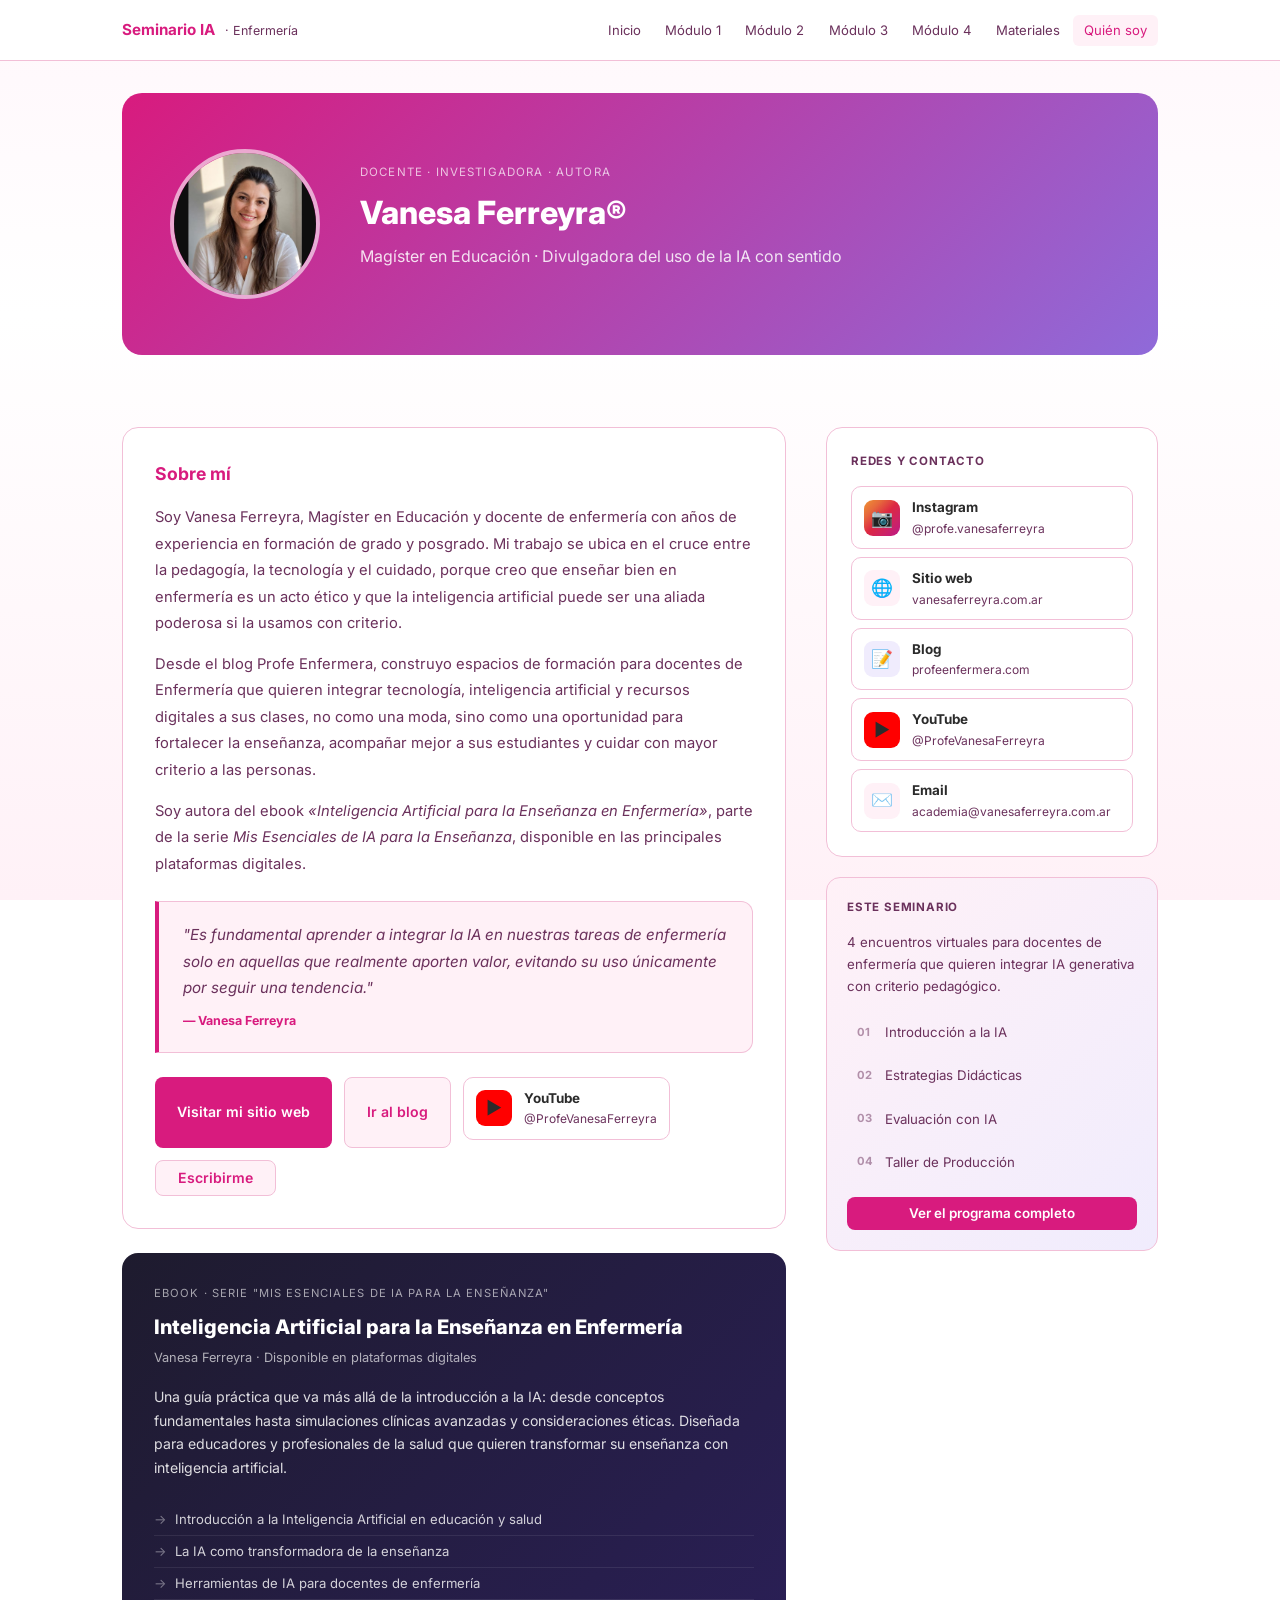
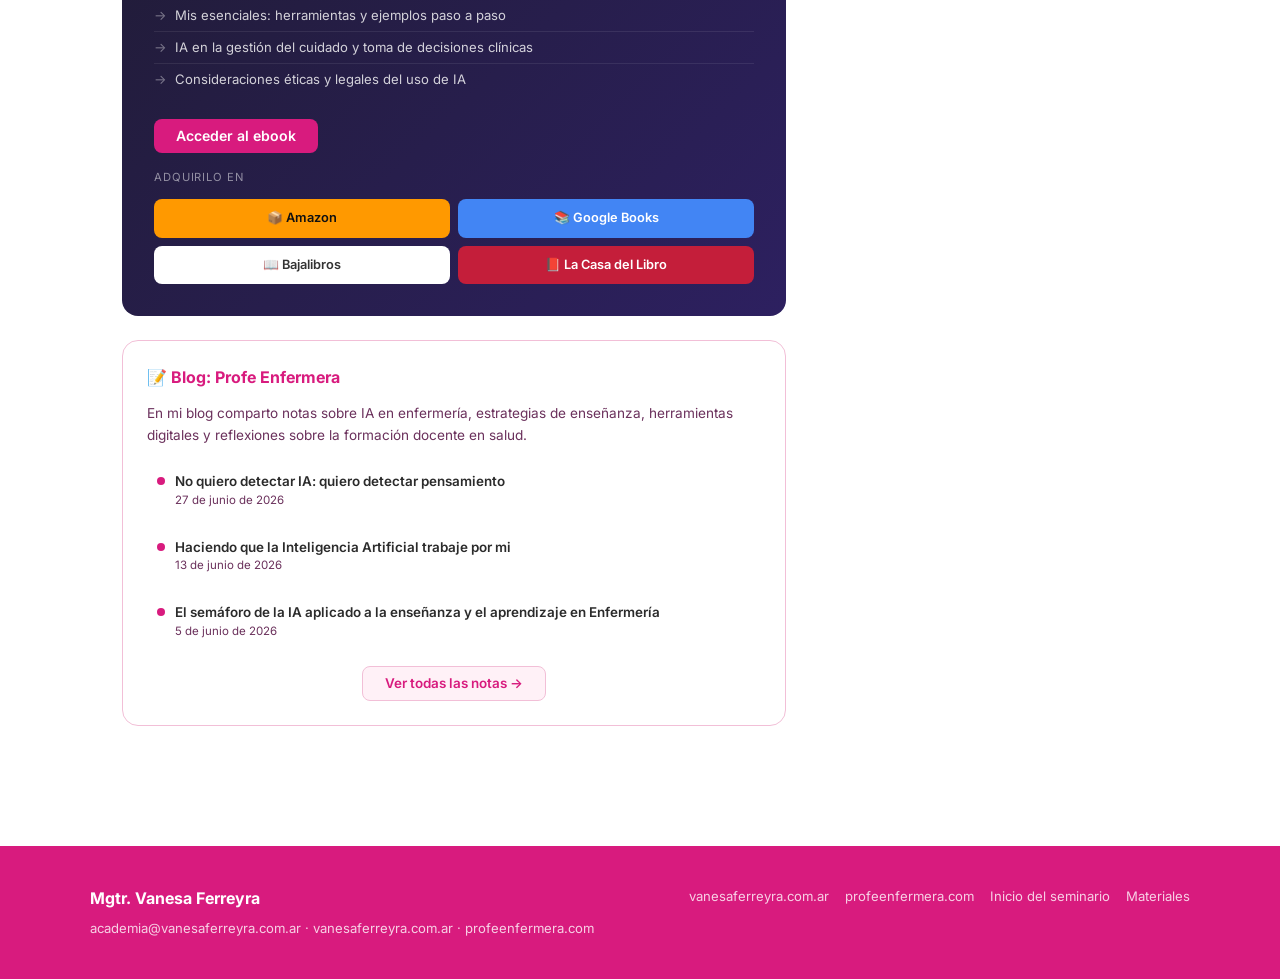
<file: quien-soy.html>
<!DOCTYPE html>
<html lang="es">
<head>
  <meta charset="UTF-8">
  <meta name="viewport" content="width=device-width, initial-scale=1.0">
  <title>Quién soy · Mgtr. Vanesa Ferreyra</title>
  <link rel="preconnect" href="https://fonts.googleapis.com">
  <link href="https://fonts.googleapis.com/css2?family=Inter:wght@400;500;600;700;800&display=swap" rel="stylesheet">
  <link rel="stylesheet" href="assets/css/styles.css">
  <style>
    .qs-hero {
      background: linear-gradient(135deg, var(--primary) 0%, var(--accent) 100%);
      border-radius: 20px; padding: 3.5rem 3rem;
      margin: 2rem 0; color: white; display: grid;
      grid-template-columns: auto 1fr; gap: 2.5rem; align-items: center;
    }
    .qs-avatar {
      width: 120px; height: 120px; border-radius: 50%;
      background: rgba(255,255,255,0.2); border: 3px solid rgba(255,255,255,0.5);
      display: flex; align-items: center; justify-content: center;
      font-size: 2.8rem; font-weight: 800; color: white; flex-shrink: 0;
    }
    .qs-hero h1 { font-size: 2rem; font-weight: 800; margin-bottom: 0.35rem; }
    .qs-hero .subtitle { font-size: 1rem; opacity: 0.85; margin-bottom: 1rem; }
    .qs-hero .tags { display: flex; gap: 8px; flex-wrap: wrap; }
    .qs-tag { background: rgba(255,255,255,0.2); border: 1px solid rgba(255,255,255,0.35); border-radius: 100px; padding: 4px 12px; font-size: 0.78rem; }

    .qs-grid { display: grid; grid-template-columns: 2fr 1fr; gap: 2.5rem; padding: 2.5rem 0 4rem; align-items: start; }

    .bio-card { background: var(--surface); border: 1px solid var(--border); border-radius: 16px; padding: 2rem; margin-bottom: 1.5rem; }
    .bio-card h2 { font-size: 1.1rem; font-weight: 700; color: var(--primary); margin-bottom: 1rem; }
    .bio-card p { font-size: 0.92rem; color: var(--muted); line-height: 1.8; margin-bottom: 0.9rem; }
    .bio-card p:last-child { margin-bottom: 0; }

    .ebook-card {
      background: linear-gradient(135deg, #1e1b2e 0%, #2d2060 100%);
      border-radius: 16px; padding: 2rem; margin-bottom: 1.5rem; color: white;
    }
    .ebook-card .ec-label { font-size: 0.7rem; letter-spacing: 0.1em; text-transform: uppercase; opacity: 0.6; margin-bottom: 0.5rem; }
    .ebook-card h2 { font-size: 1.25rem; font-weight: 800; margin-bottom: 0.35rem; color: white; }
    .ebook-card .series { font-size: 0.8rem; opacity: 0.65; margin-bottom: 1rem; }
    .ebook-card .ec-desc { font-size: 0.88rem; opacity: 0.85; line-height: 1.7; margin-bottom: 1.5rem; }
    .ec-chapters { list-style: none; padding: 0; margin: 0 0 1.5rem; }
    .ec-chapters li { font-size: 0.82rem; opacity: 0.8; padding: 5px 0; border-bottom: 1px solid rgba(255,255,255,0.1); display: flex; gap: 8px; }
    .ec-chapters li:last-child { border-bottom: none; }
    .ec-chapters li::before { content: '→'; opacity: 0.5; flex-shrink: 0; }
    .ec-label-sub { font-size: 0.7rem; text-transform: uppercase; letter-spacing: 0.08em; opacity: 0.5; margin-bottom: 0.75rem; }
    .buy-grid { display: grid; grid-template-columns: 1fr 1fr; gap: 8px; }
    .buy-btn {
      display: flex; align-items: center; justify-content: center; gap: 6px;
      padding: 9px 12px; border-radius: 8px; font-size: 0.8rem; font-weight: 600;
      text-decoration: none; transition: all 0.2s; text-align: center;
    }
    .buy-btn.amazon { background: #FF9900; color: #111; }
    .buy-btn.amazon:hover { background: #e68a00; }
    .buy-btn.google { background: #4285F4; color: white; }
    .buy-btn.google:hover { background: #3367d6; }
    .buy-btn.baja { background: white; color: #333; }
    .buy-btn.baja:hover { background: #f0f0f0; }
    .buy-btn.casa { background: #c41e3a; color: white; }
    .buy-btn.casa:hover { background: #a01830; }

    .blog-card { background: var(--surface); border: 1px solid var(--border); border-radius: 16px; padding: 1.5rem; margin-bottom: 1.5rem; }
    .blog-card h2 { font-size: 1rem; font-weight: 700; color: var(--primary); margin-bottom: 0.75rem; }
    .blog-preview { display: flex; flex-direction: column; gap: 8px; }
    .blog-item { display: flex; gap: 10px; align-items: flex-start; padding: 10px; border-radius: 8px; text-decoration: none; color: inherit; transition: all 0.2s; }
    .blog-item:hover { background: var(--surface-soft); }
    .blog-dot { width: 8px; height: 8px; border-radius: 50%; background: var(--primary); flex-shrink: 0; margin-top: 5px; }
    .blog-item-title { font-size: 0.84rem; font-weight: 600; color: var(--text); line-height: 1.4; }
    .blog-item-date { font-size: 0.72rem; color: var(--muted); }

    .redes-card { background: var(--surface); border: 1px solid var(--border); border-radius: 16px; padding: 1.5rem; }
    .redes-card h4 { font-size: 0.72rem; font-weight: 700; color: var(--muted); text-transform: uppercase; letter-spacing: 0.07em; margin-bottom: 1rem; }
    .red-link { display: flex; align-items: center; gap: 12px; padding: 10px 12px; border-radius: 10px; text-decoration: none; color: inherit; margin-bottom: 8px; border: 1px solid var(--border); transition: all 0.2s; }
    .red-link:hover { border-color: var(--primary); background: var(--surface-soft); }
    .red-link:last-child { margin-bottom: 0; }
    .red-icon { width: 36px; height: 36px; border-radius: 9px; display: flex; align-items: center; justify-content: center; font-size: 1.1rem; flex-shrink: 0; }
    .red-info .red-name { font-size: 0.84rem; font-weight: 700; color: var(--text); }
    .red-info .red-handle { font-size: 0.75rem; color: var(--muted); }

    .quote-box {
      background: var(--surface-soft); border: 1px solid var(--border);
      border-left: 4px solid var(--primary); border-radius: 0 12px 12px 0;
      padding: 1.25rem 1.5rem; margin: 1.5rem 0; font-size: 0.95rem;
      color: var(--muted); line-height: 1.75; font-style: italic;
    }
    .quote-box cite { display: block; font-size: 0.78rem; font-style: normal; font-weight: 700; color: var(--primary); margin-top: 0.5rem; }

    @media (max-width: 768px) {
      .qs-hero { grid-template-columns: 1fr; text-align: center; }
      .qs-avatar { margin: 0 auto; }
      .qs-hero .tags { justify-content: center; }
      .qs-grid { grid-template-columns: 1fr; }
      .buy-grid { grid-template-columns: 1fr 1fr; }
    }
  </style>
</head>
<body>

<header class="site-header">
  <div class="nav-inner">
    <a href="index.html" class="brand">Seminario IA <span>· Enfermería</span></a>
    <nav class="main-nav" id="mainNav">
      <a href="index.html">Inicio</a>
      <a href="modulo-1.html">Módulo 1</a>
      <a href="modulo-2.html">Módulo 2</a>
      <a href="modulo-3.html">Módulo 3</a>
      <a href="modulo-4.html">Módulo 4</a>
      <a href="materiales.html">Materiales</a>
      <a href="quien-soy.html" class="active">Quién soy</a>
    </nav>
    <button class="menu-btn" onclick="document.getElementById('mainNav').classList.toggle('open')" aria-label="Menú">☰</button>
  </div>
</header>

<main class="container">

  <div class="qs-hero">
    <img src="assets/img/vanesa.jpg" alt="Mgtr. Vanesa Ferreyra" style="width:150px; height:150px; border-radius:50%; object-fit:cover; object-position:top; border:4px solid rgba(255,255,255,0.6); flex-shrink:0;">
    <div>
      <p style="font-size:0.72rem; opacity:0.7; letter-spacing:0.1em; text-transform:uppercase; margin-bottom:6px;">Docente · Investigadora · Autora</p>
      <h1>Vanesa Ferreyra®</h1>
      <p class="subtitle">Magíster en Educación · Divulgadora del uso de la IA con sentido</p>
</div>
  </div>

  <div class="qs-grid">

    <div class="content-main">

      <div class="bio-card">
        <h2>Sobre mí</h2>
        <p>Soy Vanesa Ferreyra, Magíster en Educación y docente de enfermería con años de experiencia en formación de grado y posgrado. Mi trabajo se ubica en el cruce entre la pedagogía, la tecnología y el cuidado, porque creo que enseñar bien en enfermería es un acto ético y que la inteligencia artificial puede ser una aliada poderosa si la usamos con criterio.</p>
                    <p>Desde el blog Profe Enfermera, construyo espacios de formación para docentes de Enfermería que quieren integrar tecnología, inteligencia artificial y recursos digitales a sus clases, no como una moda, sino como una oportunidad para fortalecer la enseñanza, acompañar mejor a sus estudiantes y cuidar con mayor criterio a las personas.</p>
        <p>Soy autora del ebook <em>«Inteligencia Artificial para la Enseñanza en Enfermería»</em>, parte de la serie <em>Mis Esenciales de IA para la Enseñanza</em>, disponible en las principales plataformas digitales.</p>

        <div class="quote-box">
          "Es fundamental aprender a integrar la IA en nuestras tareas de enfermería solo en aquellas que realmente aporten valor, evitando su uso únicamente por seguir una tendencia."
          <cite>— Vanesa Ferreyra</cite>
        </div>

        <div style="display:flex; gap:0.75rem; flex-wrap:wrap; margin-top:1.25rem;">
          <a href="https://www.vanesaferreyra.com.ar" target="_blank" rel="noopener" class="btn btn-primary">Visitar mi sitio web</a>
          <a href="https://www.profeenfermera.com" target="_blank" rel="noopener" class="btn btn-soft">Ir al blog</a>
          <a href="https://www.youtube.com/@ProfeVanesaFerreyra" target="_blank" rel="noopener" class="red-link">
            <div class="red-icon" style="background:#FF0000;">▶️</div>
            <div class="red-info">
              <div class="red-name">YouTube</div>
              <div class="red-handle">@ProfeVanesaFerreyra</div>
            </div>
          </a>
          <a href="mailto:academia@vanesaferreyra.com.ar" class="btn btn-soft">Escribirme</a>
        </div>
      </div>

      <div class="ebook-card">
        <p class="ec-label">eBook · Serie "Mis Esenciales de IA para la Enseñanza"</p>
        <h2>Inteligencia Artificial para la Enseñanza en Enfermería</h2>
        <p class="series">Vanesa Ferreyra · Disponible en plataformas digitales</p>
        <p class="ec-desc">Una guía práctica que va más allá de la introducción a la IA: desde conceptos fundamentales hasta simulaciones clínicas avanzadas y consideraciones éticas. Diseñada para educadores y profesionales de la salud que quieren transformar su enseñanza con inteligencia artificial.</p>

        <ul class="ec-chapters">
          <li>Introducción a la Inteligencia Artificial en educación y salud</li>
          <li>La IA como transformadora de la enseñanza</li>
          <li>Herramientas de IA para docentes de enfermería</li>
          <li>Mis esenciales: herramientas y ejemplos paso a paso</li>
          <li>IA en la gestión del cuidado y toma de decisiones clínicas</li>
          <li>Consideraciones éticas y legales del uso de IA</li>
        </ul>

        <a href="https://profeenfermera.com/2024/09/04/inteligencia-artificial-para-la-ensenanza-en-enfermeria/" target="_blank" rel="noopener" class="btn btn-primary" style="margin-bottom:1rem; display:inline-block;">Acceder al ebook</a>
        <p class="ec-label-sub">Adquirilo en</p>
        <div class="buy-grid">
          <a href="https://www.amazon.com/-/es/Vanesa-Yanina-Ferreyra-ebook/dp/B0DFMTCJGW/" target="_blank" rel="noopener" class="buy-btn amazon">📦 Amazon</a>
          <a href="https://books.google.com.ar/books?id=UNodEQAAQBAJ" target="_blank" rel="noopener" class="buy-btn google">📚 Google Books</a>
          <a href="https://ar.bajalibros.com/library/publication/inteligencia-artificial-para-la-ensenanza-en-enfermeria" target="_blank" rel="noopener" class="buy-btn baja">📖 Bajalibros</a>
          <a href="https://www.casadellibro.com/ebook-inteligencia-artificial-para-la-ensenanza-en-enfermeria-ebook/9786316600752/16301786" target="_blank" rel="noopener" class="buy-btn casa">📕 La Casa del Libro</a>
        </div>
      </div>

      <div class="blog-card">
        <h2>📝 Blog: Profe Enfermera</h2>
        <p style="font-size:0.85rem; color:var(--muted); margin-bottom:1rem;">En mi blog comparto notas sobre IA en enfermería, estrategias de enseñanza, herramientas digitales y reflexiones sobre la formación docente en salud.</p>
        <div class="blog-preview">
          <a href="https://profeenfermera.com/2026/06/27/no-quiero-detectar-ia-quiero-detectar-pensamiento/" target="_blank" rel="noopener" class="blog-item">
            <div class="blog-dot"></div>
            <div>
              <div class="blog-item-title">No quiero detectar IA: quiero detectar pensamiento</div>
              <div class="blog-item-date">27 de junio de 2026</div>
            </div>
          </a>
          <a href="https://profeenfermera.com/2026/06/13/haciendo-que-la-inteligencia-artificial-trabaje-por-mi/" target="_blank" rel="noopener" class="blog-item">
            <div class="blog-dot"></div>
            <div>
              <div class="blog-item-title">Haciendo que la Inteligencia Artificial trabaje por mi</div>
              <div class="blog-item-date">13 de junio de 2026</div>
            </div>
          </a>
          <a href="https://profeenfermera.com/2026/06/05/el-semaforo-de-la-ia-aplicado-a-la-ensenanza-y-el-aprendizaje-en-enfermeria/" target="_blank" rel="noopener" class="blog-item">
            <div class="blog-dot"></div>
            <div>
              <div class="blog-item-title">El semáforo de la IA aplicado a la enseñanza y el aprendizaje en Enfermería</div>
              <div class="blog-item-date">5 de junio de 2026</div>
            </div>
          </a>
        </div>
        <div style="margin-top:1rem; text-align:center;">
          <a href="https://www.profeenfermera.com" target="_blank" rel="noopener" class="btn btn-soft" style="font-size:0.84rem;">Ver todas las notas →</a>
        </div>
      </div>

    </div>

    <aside class="content-aside">
      <div class="aside-sticky">

        <div class="redes-card" style="margin-bottom:1.25rem;">
          <h4>Redes y contacto</h4>
          <a href="https://www.instagram.com/profe.vanesaferreyra/" target="_blank" rel="noopener" class="red-link">
            <div class="red-icon" style="background:linear-gradient(135deg,#f09433,#e6683c,#dc2743,#cc2366,#bc1888);">📷</div>
            <div class="red-info">
              <div class="red-name">Instagram</div>
              <div class="red-handle">@profe.vanesaferreyra</div>
            </div>
          </a>
          <a href="https://www.vanesaferreyra.com.ar" target="_blank" rel="noopener" class="red-link">
            <div class="red-icon" style="background:var(--surface-soft);">🌐</div>
            <div class="red-info">
              <div class="red-name">Sitio web</div>
              <div class="red-handle">vanesaferreyra.com.ar</div>
            </div>
          </a>
          <a href="https://www.profeenfermera.com" target="_blank" rel="noopener" class="red-link">
            <div class="red-icon" style="background:#f0ecfd;">📝</div>
            <div class="red-info">
              <div class="red-name">Blog</div>
              <div class="red-handle">profeenfermera.com</div>
            </div>
          </a>
          <a href="https://www.youtube.com/@ProfeVanesaFerreyra" target="_blank" rel="noopener" class="red-link">
            <div class="red-icon" style="background:#FF0000;">▶️</div>
            <div class="red-info">
              <div class="red-name">YouTube</div>
              <div class="red-handle">@ProfeVanesaFerreyra</div>
            </div>
          </a>
          <a href="mailto:academia@vanesaferreyra.com.ar" class="red-link">
            <div class="red-icon" style="background:var(--surface-soft);">✉️</div>
            <div class="red-info">
              <div class="red-name">Email</div>
              <div class="red-handle">academia@vanesaferreyra.com.ar</div>
            </div>
          </a>
        </div>

        <div class="aside-card" style="background: linear-gradient(135deg,#fff1f7,#f0ecfd);">
          <h4>Este seminario</h4>
          <p style="font-size:0.83rem; color:var(--muted); margin-bottom:1rem; line-height:1.65;">4 encuentros virtuales para docentes de enfermería que quieren integrar IA generativa con criterio pedagógico.</p>
          <nav class="nav-modulos">
            <a href="modulo-1.html"><span class="mod-num">01</span> Introducción a la IA</a>
            <a href="modulo-2.html"><span class="mod-num">02</span> Estrategias Didácticas</a>
            <a href="modulo-3.html"><span class="mod-num">03</span> Evaluación con IA</a>
            <a href="modulo-4.html"><span class="mod-num">04</span> Taller de Producción</a>
          </nav>
          <a href="index.html" class="btn btn-primary" style="width:100%; margin-top:1rem; justify-content:center; font-size:0.84rem;">Ver el programa completo</a>
        </div>

      </div>
    </aside>

  </div>

</main>

<footer class="site-footer">
  <div class="footer-inner">
    <div>
      <div class="footer-brand">Mgtr. Vanesa Ferreyra</div>
      <div class="footer-sub">academia@vanesaferreyra.com.ar · vanesaferreyra.com.ar · profeenfermera.com</div>
    </div>
    <div class="footer-links">
      <a href="https://www.vanesaferreyra.com.ar" target="_blank" rel="noopener">vanesaferreyra.com.ar</a>
      <a href="https://www.profeenfermera.com" target="_blank" rel="noopener">profeenfermera.com</a>
      <a href="index.html">Inicio del seminario</a>
      <a href="materiales.html">Materiales</a>
    </div>
  </div>
</footer>

</body>
</html>
</file>
<file: assets/css/styles.css>
:root {
  --bg: #fff7fb;
  --surface: #ffffff;
  --surface-soft: #fff1f7;
  --primary: #d81b7e;
  --primary-soft: #ec5f9e;
  --accent: #8f6ad9;
  --border: #f2bfd7;
  --text: #2b2b2b;
  --muted: #6b315c;
  --shadow: 0 10px 30px rgba(216,27,126,0.12);
}

*{margin:0;padding:0;box-sizing:border-box;}

body {
  font-family: 'Inter', -apple-system, BlinkMacSystemFont, 'Segoe UI', sans-serif;
  background: linear-gradient(180deg, #fff7fb 0%, #ffffff 35%, #fff1f7 100%);
  background-attachment: fixed;
  color: var(--text);
  line-height: 1.6;
  min-height: 100vh;
}

/* ── HEADER ── */
.site-header {
  position: sticky; top: 0; z-index: 100;
  background: rgba(255,255,255,0.92);
  backdrop-filter: blur(10px);
  border-bottom: 1px solid var(--border);
}
.nav-inner {
  max-width: 1100px; margin: 0 auto;
  display: flex; align-items: center;
  height: 60px; padding: 0 2rem; gap: 1.5rem;
}
.brand {
  font-size: 0.95rem; font-weight: 700; color: var(--primary);
  text-decoration: none; white-space: nowrap;
}
.brand span { color: var(--muted); font-weight: 400; font-size: 0.78rem; margin-left: 0.35rem; }
.main-nav { display: flex; gap: 0.15rem; margin-left: auto; }
.main-nav a {
  font-size: 0.82rem; color: var(--muted); text-decoration: none;
  padding: 5px 11px; border-radius: 6px; transition: all 0.2s; white-space: nowrap;
}
.main-nav a:hover, .main-nav a.active { color: var(--primary); background: var(--surface-soft); }
.menu-btn {
  display: none; background: none; border: 1px solid var(--border);
  border-radius: 6px; padding: 5px 8px; cursor: pointer; color: var(--muted);
  font-size: 1.1rem; line-height: 1; margin-left: auto;
}

/* ── CONTAINER ── */
.container { max-width: 1100px; margin: 0 auto; padding: 0 2rem; }

/* ── HERO (index) ── */
.hero {
  background: linear-gradient(135deg, var(--primary) 0%, var(--accent) 100%);
  border-radius: 20px; padding: 3.5rem 3rem;
  margin: 2rem; color: white; position: relative; overflow: hidden;
}
.hero::after {
  content: ''; position: absolute; right: -60px; top: -60px;
  width: 300px; height: 300px; border-radius: 50%;
  background: rgba(255,255,255,0.06); pointer-events: none;
}
.hero .eyebrow {
  font-size: 0.72rem; letter-spacing: 0.1em; text-transform: uppercase;
  opacity: 0.8; margin-bottom: 0.75rem;
}
.hero h1 { font-size: 2rem; font-weight: 700; line-height: 1.2; margin-bottom: 1rem; }
.hero .lead { font-size: 1rem; opacity: 0.88; max-width: 580px; margin-bottom: 1.75rem; }
.hero-actions { display: flex; gap: 0.75rem; flex-wrap: wrap; }

/* ── BUTTONS ── */
.btn {
  padding: 10px 22px; border-radius: 8px; font-size: 0.88rem; font-weight: 600;
  text-decoration: none; display: inline-flex; align-items: center; gap: 6px;
  cursor: pointer; border: none; transition: all 0.2s; line-height: 1;
}
.btn-white { background: white; color: var(--primary); }
.btn-white:hover { background: #fff1f7; }
.btn-outline-white { background: rgba(255,255,255,0.15); color: white; border: 1.5px solid rgba(255,255,255,0.5); }
.btn-outline-white:hover { background: rgba(255,255,255,0.25); }
.btn-primary { background: var(--primary); color: white; }
.btn-primary:hover { background: var(--primary-soft); }
.btn-soft { background: var(--surface-soft); color: var(--primary); border: 1px solid var(--border); }
.btn-soft:hover { background: var(--border); }

/* ── INFO STRIP ── */
.info-strip {
  display: flex; gap: 2rem; flex-wrap: wrap;
  background: var(--surface); border: 1px solid var(--border);
  border-radius: 14px; padding: 1.25rem 1.75rem; margin: 0 2rem 0;
}
.info-item { display: flex; flex-direction: column; }
.info-label { font-size: 0.7rem; text-transform: uppercase; letter-spacing: 0.08em; color: var(--muted); margin-bottom: 3px; }
.info-value { font-size: 0.9rem; font-weight: 600; color: var(--text); }

/* ── SECTIONS ── */
section { padding: 3rem 0; }
.section-header { margin-bottom: 2rem; }
.section-header h2 { font-size: 1.4rem; font-weight: 700; margin-bottom: 0.3rem; }
.section-header p { color: var(--muted); font-size: 0.88rem; }

/* ── MODULE CARDS (index) ── */
.modules-grid { display: grid; grid-template-columns: repeat(auto-fit, minmax(240px, 1fr)); gap: 1.25rem; }
.module-card {
  background: var(--surface); border: 1px solid var(--border); border-radius: 14px;
  padding: 1.5rem; text-decoration: none; color: inherit; display: block;
  position: relative; overflow: hidden; transition: all 0.25s;
}
.module-card:hover { transform: translateY(-4px); box-shadow: var(--shadow); border-color: var(--primary-soft); }
.module-card::before { content:''; position: absolute; top:0; left:0; right:0; height: 4px; }
.m1::before { background: var(--primary); }
.m2::before { background: var(--accent); }
.m3::before { background: var(--primary-soft); }
.m4::before { background: #b47fd9; }
.card-num { font-size: 2.5rem; font-weight: 800; margin-bottom: 0.5rem; line-height: 1; }
.m1 .card-num,.m3 .card-num { color: #f9c0db; }
.m2 .card-num { color: #cfc0f0; }
.m4 .card-num { color: #d8b8e8; }
.module-card h3 { font-size: 1rem; font-weight: 700; margin-bottom: 0.4rem; }
.module-card p { font-size: 0.84rem; color: var(--muted); line-height: 1.55; }
.card-footer { margin-top: 1.1rem; display: flex; align-items: center; justify-content: space-between; }
.badge {
  font-size: 0.71rem; border-radius: 100px; padding: 3px 10px;
  background: var(--surface-soft); color: var(--primary); border: 1px solid var(--border);
  font-weight: 500;
}
.badge.violet { background: #f0ecfd; color: var(--accent); border-color: #d5c8f7; }
.arrow { color: var(--primary); font-size: 1.1rem; }

/* ── CRONOGRAMA ── */
.crono-list { list-style: none; padding: 0; margin: 0; position: relative; }
.crono-list::before {
  content: ''; position: absolute; left: 20px; top: 10px; bottom: 10px;
  width: 2px; background: var(--border);
}
.crono-item { display: flex; gap: 1rem; margin-bottom: 1.5rem; position: relative; }
.crono-dot {
  width: 42px; height: 42px; border-radius: 50%;
  background: var(--primary); color: white; flex-shrink: 0;
  display: flex; align-items: center; justify-content: center;
  font-size: 0.78rem; font-weight: 700; position: relative; z-index: 1;
}
.crono-body { padding-top: 8px; }
.crono-fecha { font-size: 0.72rem; color: var(--primary); font-weight: 700; letter-spacing: 0.04em; margin-bottom: 3px; }
.crono-titulo { font-size: 0.95rem; font-weight: 600; margin-bottom: 3px; }
.crono-desc { font-size: 0.83rem; color: var(--muted); }

/* ── PAGE HERO (módulos) ── */
.page-hero {
  background: linear-gradient(135deg, var(--primary) 0%, var(--accent) 100%);
  border-radius: 16px; padding: 2.5rem; margin: 1.75rem 0; color: white;
}
.page-hero .mod-label {
  font-size: 0.7rem; letter-spacing: 0.1em; text-transform: uppercase;
  opacity: 0.75; margin-bottom: 0.5rem;
}
.page-hero h1 { font-size: 1.7rem; font-weight: 700; margin-bottom: 0.5rem; }
.page-hero p { opacity: 0.88; font-size: 0.95rem; }

/* ── CONTENT LAYOUT ── */
.content-body { display: grid; grid-template-columns: 1fr 290px; gap: 2.5rem; align-items: start; padding-bottom: 4rem; }

/* ── PROSE ── */
.prose h2 {
  font-size: 1.2rem; font-weight: 700; color: var(--primary);
  margin: 2.25rem 0 0.75rem; padding-top: 2.25rem; border-top: 1px solid var(--border);
}
.prose h2:first-child { border-top: none; padding-top: 0; margin-top: 0; }
.prose h3 { font-size: 0.98rem; font-weight: 700; color: var(--text); margin: 1.5rem 0 0.5rem; }
.prose p { margin-bottom: 0.9rem; font-size: 0.93rem; line-height: 1.75; }
.prose ul { margin: 0.5rem 0 1rem 1.25rem; }
.prose ul li { font-size: 0.93rem; margin-bottom: 0.45rem; line-height: 1.65; }
.prose strong { color: var(--primary); font-weight: 600; }
.prose em { color: var(--muted); font-style: italic; }

.tip-box {
  background: var(--surface-soft); border: 1px solid var(--border);
  border-left: 4px solid var(--primary); border-radius: 0 10px 10px 0;
  padding: 1rem 1.25rem; margin: 1.25rem 0; font-size: 0.88rem;
  color: var(--muted); line-height: 1.65;
}
.tip-box strong { color: var(--primary); font-weight: 700; }

.myth-table { width: 100%; border-collapse: collapse; margin: 1rem 0; font-size: 0.86rem; border-radius: 10px; overflow: hidden; }
.myth-table thead th { background: var(--primary); color: white; padding: 10px 14px; text-align: left; }
.myth-table tbody td { padding: 10px 14px; border-bottom: 1px solid var(--border); vertical-align: top; line-height: 1.55; }
.myth-table tbody tr:nth-child(even) td { background: var(--surface-soft); }
.myth-table tbody td:first-child { color: var(--muted); font-style: italic; }

.example-box { margin: 1rem 0; display: flex; flex-direction: column; gap: 6px; }
.ex-bad { padding: 10px 14px; border-radius: 8px; font-size: 0.87rem; background: #fff0f0; border: 1px solid #ffd0d0; color: #8b2020; }
.ex-good { padding: 10px 14px; border-radius: 8px; font-size: 0.87rem; background: #f0fbf0; border: 1px solid #b8e8b8; color: #2a6e2a; }

.prompt-box {
  background: #1e1b2e; color: #cdd6f4; border-radius: 12px;
  padding: 1.5rem; font-family: 'Courier New', monospace; font-size: 0.81rem;
  line-height: 1.75; margin: 1rem 0; overflow-x: auto; position: relative;
}
.prompt-box .prompt-label {
  position: absolute; top: 10px; right: 14px;
  font-size: 0.65rem; color: #6e6a8e; text-transform: uppercase; letter-spacing: 0.1em; font-family: sans-serif;
}

.decalogo { counter-reset: deca; list-style: none; margin: 0; padding: 0; }
.decalogo li {
  counter-increment: deca; padding: 0.9rem 1rem 0.9rem 3.5rem;
  position: relative; border-bottom: 1px solid var(--border);
  font-size: 0.9rem; line-height: 1.65;
}
.decalogo li:last-child { border-bottom: none; }
.decalogo li::before {
  content: counter(deca, decimal-leading-zero);
  position: absolute; left: 0.75rem; top: 0.9rem;
  font-size: 1rem; font-weight: 800; color: var(--primary); opacity: 0.45;
}

/* ── ASIDE ── */
.aside-sticky { position: sticky; top: 80px; }
.aside-card {
  background: var(--surface); border: 1px solid var(--border);
  border-radius: 14px; padding: 1.25rem; margin-bottom: 1.25rem;
}
.aside-card h4 {
  font-size: 0.72rem; font-weight: 700; color: var(--muted);
  text-transform: uppercase; letter-spacing: 0.07em; margin-bottom: 1rem;
}
.pdf-link {
  display: flex; align-items: flex-start; gap: 10px;
  padding: 10px 0; border-bottom: 1px solid var(--border);
  text-decoration: none; color: inherit; transition: all 0.2s;
}
.pdf-link:last-child { border-bottom: none; padding-bottom: 0; }
.pdf-link:hover .pdf-title { color: var(--primary); }
.pdf-icon {
  width: 34px; height: 34px; border-radius: 8px; flex-shrink: 0;
  background: var(--surface-soft); border: 1px solid var(--border);
  display: flex; align-items: center; justify-content: center;
  font-size: 0.65rem; font-weight: 800; color: var(--primary);
}
.pdf-title { font-size: 0.82rem; font-weight: 600; line-height: 1.35; margin-bottom: 2px; }
.pdf-sub { font-size: 0.72rem; color: var(--muted); }
.pdf-info { flex: 1; }

.nav-modulos { display: flex; flex-direction: column; gap: 6px; }
.nav-modulos a {
  display: flex; align-items: center; gap: 8px;
  padding: 8px 10px; border-radius: 8px; text-decoration: none;
  font-size: 0.83rem; color: var(--muted); transition: all 0.2s;
}
.nav-modulos a:hover { background: var(--surface-soft); color: var(--primary); }
.nav-modulos a.active { background: var(--surface-soft); color: var(--primary); font-weight: 600; }
.nav-modulos .mod-num { font-size: 0.7rem; font-weight: 700; opacity: 0.5; width: 20px; }

/* ── NAV PREV/NEXT ── */
.nav-prev-next { display: flex; gap: 1rem; margin-top: 3rem; padding-top: 2rem; border-top: 1px solid var(--border); }
.nav-prev-next a {
  flex: 1; padding: 1rem 1.25rem; border-radius: 10px; border: 1px solid var(--border);
  text-decoration: none; color: inherit; transition: all 0.2s;
}
.nav-prev-next a:hover { border-color: var(--primary); background: var(--surface-soft); }
.nav-prev-next .npn-label { font-size: 0.7rem; color: var(--muted); margin-bottom: 4px; }
.nav-prev-next .npn-title { font-size: 0.9rem; font-weight: 700; color: var(--primary); }
.nav-prev-next a.next { text-align: right; }

/* ── FOOTER ── */
.site-footer { background: var(--primary); color: white; padding: 2.5rem 2rem; margin-top: 2rem; }
.footer-inner {
  max-width: 1100px; margin: 0 auto;
  display: flex; align-items: flex-start; justify-content: space-between; gap: 2rem; flex-wrap: wrap;
}
.footer-brand { font-size: 1rem; font-weight: 700; margin-bottom: 0.4rem; }
.footer-sub { font-size: 0.82rem; opacity: 0.8; }
.footer-links { display: flex; gap: 1rem; flex-wrap: wrap; }
.footer-links a { font-size: 0.82rem; color: white; opacity: 0.8; text-decoration: none; }
.footer-links a:hover { opacity: 1; }

/* ── MATERIALES ── */
.mat-grid { display: grid; grid-template-columns: repeat(auto-fit, minmax(260px, 1fr)); gap: 1rem; }
.mat-card {
  background: var(--surface); border: 1px solid var(--border); border-radius: 14px;
  padding: 1.25rem; text-decoration: none; color: inherit; display: flex;
  align-items: flex-start; gap: 1rem; transition: all 0.2s;
}
.mat-card:hover { box-shadow: var(--shadow); border-color: var(--primary-soft); transform: translateY(-2px); }
.mat-card-icon {
  width: 44px; height: 44px; border-radius: 10px; flex-shrink: 0;
  background: var(--surface-soft); border: 1px solid var(--border);
  display: flex; align-items: center; justify-content: center;
  font-size: 0.72rem; font-weight: 800; color: var(--primary);
}
.mat-card-title { font-size: 0.9rem; font-weight: 700; margin-bottom: 3px; }
.mat-card-desc { font-size: 0.8rem; color: var(--muted); line-height: 1.5; }

/* ── RESPONSIVE ── */
@media (max-width: 900px) {
  .content-body { grid-template-columns: 1fr; }
  .aside-sticky { position: static; }
  .content-aside { order: -1; }
}
@media (max-width: 768px) {
  .hero { margin: 1rem; padding: 2rem 1.5rem; border-radius: 14px; }
  .hero h1 { font-size: 1.5rem; }
  .container { padding: 0 1rem; }
  .main-nav { display: none; flex-direction: column; position: absolute; top: 60px; left: 0; right: 0; background: rgba(255,255,255,0.98); border-bottom: 1px solid var(--border); padding: 1rem; gap: 4px; }
  .main-nav.open { display: flex; }
  .menu-btn { display: block; }
  .info-strip { margin: 0 1rem; gap: 1rem; }
  .modules-grid { grid-template-columns: 1fr 1fr; }
  .footer-inner { flex-direction: column; }
  .nav-prev-next { flex-direction: column; }
}
@media (max-width: 480px) {
  .modules-grid { grid-template-columns: 1fr; }
  .page-hero h1 { font-size: 1.4rem; }
}
</file>
